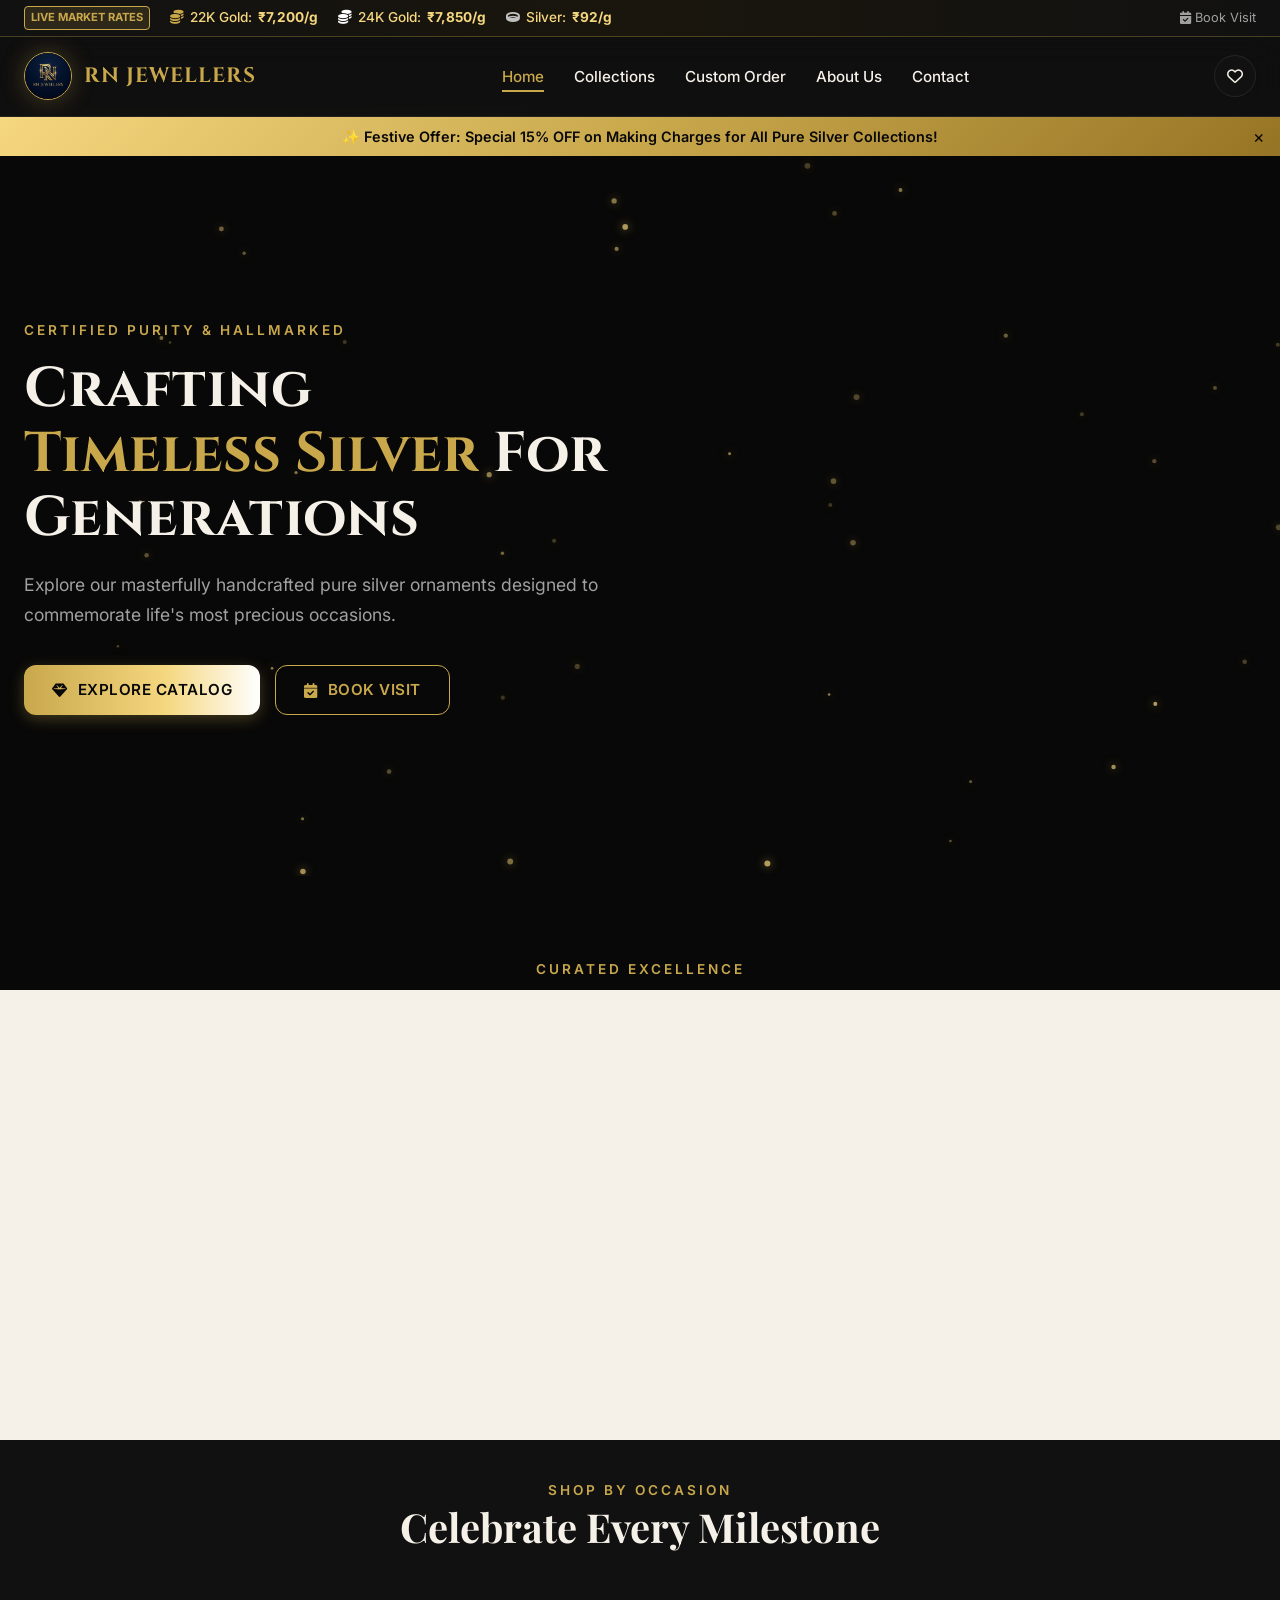
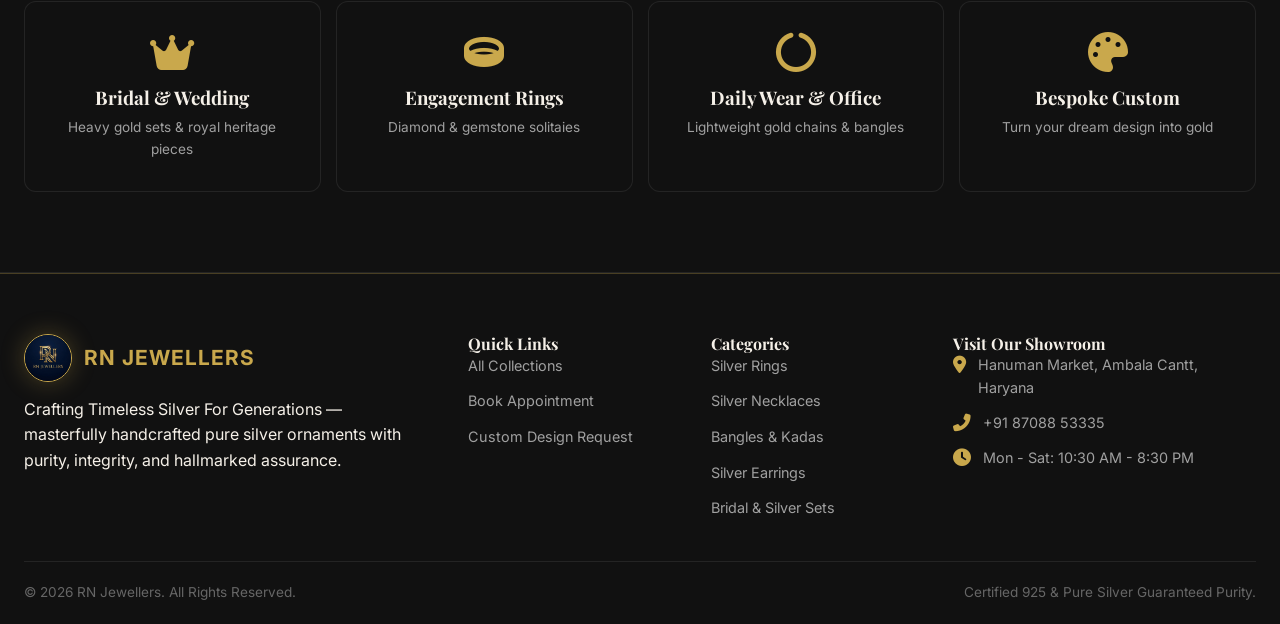
<file: index.html>
<!DOCTYPE html>
<html lang="en">

<head>
  <meta charset="UTF-8">
  <meta name="viewport" content="width=device-width, initial-scale=1.0, viewport-fit=cover">
  <title>RN Jewellers — Pure Silver Ornaments | Hanuman Market, Ambala Cantt</title>
  <meta name="description"
    content="Masterfully handcrafted pure silver ornaments designed to commemorate life's most precious occasions. Crafting Timeless Silver For Generations. Visit us at Hanuman Market, Ambala Cantt, Haryana.">
  <link rel="manifest" href="manifest.json">
  <link rel="icon" href="assets/logo.png" type="image/png">

  <!-- ⚡ SPEED: Pre-warm DNS & TCP connections for all external resources -->
  <link rel="preconnect" href="https://cdnjs.cloudflare.com" crossorigin>
  <link rel="preconnect" href="https://script.google.com" crossorigin>
  <link rel="preconnect" href="https://lh3.googleusercontent.com" crossorigin>
  <link rel="preconnect" href="https://drive.google.com" crossorigin>
  <link rel="preconnect" href="https://cdn.onesignal.com" crossorigin>
  <link rel="dns-prefetch" href="https://cdnjs.cloudflare.com">
  <link rel="dns-prefetch" href="https://script.google.com">
  <link rel="dns-prefetch" href="https://lh3.googleusercontent.com">

  <!-- Critical CSS (loads synchronously for instant first paint) -->
  <link rel="stylesheet" href="https://cdnjs.cloudflare.com/ajax/libs/font-awesome/6.4.0/css/all.min.css">
  <link rel="stylesheet" href="css/style.css">
  <link rel="stylesheet" href="css/animations.css">

  <!-- OneSignal Web Push SDK (deferred — does not block page render) -->
  <script src="https://cdn.onesignal.com/sdks/web/v16/OneSignalSDK.page.js" defer></script>

  <!-- ⚡ ZERO-FLASH THEME PRELOADER: Guarantees ONLY Google Sheet theme is ever shown -->
  <script>
    (function () {
      try {
        var s = localStorage.getItem('rnj_site_settings');
        if (s) {
          var p = JSON.parse(s);
          var r = document.documentElement;
          if (p.theme_bg) { r.style.setProperty('--bg-dark', p.theme_bg); document.documentElement.style.backgroundColor = p.theme_bg; }
          if (p.theme_surface_bg) { r.style.setProperty('--surface-1', p.theme_surface_bg); r.style.setProperty('--surface-2', p.theme_surface_bg); }
          if (p.theme_accent) { r.style.setProperty('--gold-primary', p.theme_accent); r.style.setProperty('--gold-light', p.theme_accent); }
          if (p.theme_text) r.style.setProperty('--text-main', p.theme_text);
          if (p.theme_muted_text) r.style.setProperty('--text-muted', p.theme_muted_text);
          if (p.theme_navbar_bg) r.style.setProperty('--surface-glass', p.theme_navbar_bg);
          if (p.theme_hero_sub) r.style.setProperty('--hero-sub-color', p.theme_hero_sub);
          if (p.theme_hero_title) r.style.setProperty('--hero-title-color', p.theme_hero_title);
          if (p.theme_hero_hl) r.style.setProperty('--hero-hl-color', p.theme_hero_hl);
          if (p.theme_hero_desc) r.style.setProperty('--hero-desc-color', p.theme_hero_desc);
        } else {
          // Brand-new first-time visitor: Shield page until Google Sheet theme arrives
          document.documentElement.classList.add('rnj-theme-pending');
          setTimeout(function () { document.documentElement.classList.remove('rnj-theme-pending'); }, 1200);
        }

        // ⚡ ZERO-FLASH INTRO SKIP: If user already entered in this session, skip intro doors instantly on internal navigation
        var isReload = false;
        try {
          var navEntries = performance.getEntriesByType('navigation');
          if (navEntries && navEntries.length > 0) isReload = navEntries[0].type === 'reload';
          else if (window.performance && window.performance.navigation) isReload = window.performance.navigation.type === 1;
        } catch (e) { }

        if (sessionStorage.getItem('rnj_intro_shown') && !isReload) {
          document.documentElement.classList.add('rnj-intro-skip');
        }
      } catch (e) { }
    })();
  </script>
</head>

<body>

  <!-- ══════════════════════════════════════════════
       INTRO OVERLAY (two ivory doors + logo)
       ══════════════════════════════════════════════ -->
  <div id="intro-overlay">
    <div class="door door-top">
      <div id="intro-logo">
        <img src="assets/logo.png" alt="RN Jewellers">
      </div>
    </div>
    <div class="door door-bottom"></div>
    <div class="door-seam"></div>
  </div>

  <!-- SYNC LOADING BAR: Gold shimmer shows while fetching latest data from Google Sheets -->
  <div class="sync-loading-bar" id="sync-loading-bar"></div>

  <!-- LIVE RATE TICKER BAR -->
  <div class="rate-ticker-bar">
    <div class="container ticker-wrapper">
      <div class="ticker-items">
        <span class="ticker-badge">Live Market Rates</span>
        <span class="ticker-item"><i class="fas fa-coins" style="color:var(--gold-primary);"></i> 22K Gold: <strong
            id="ticker-gold-22k">₹7,200/g</strong></span>
        <span class="ticker-item"><i class="fas fa-coins" style="color:#ffffff;"></i> 24K Gold: <strong
            id="ticker-gold-24k">₹7,850/g</strong></span>
        <span class="ticker-item"><i class="fas fa-ring" style="color:#c0c0c0;"></i> Silver: <strong
            id="ticker-silver">₹92/g</strong></span>
      </div>
      <div class="ticker-actions">
        <a href="appointments.html" class="ticker-link"><i class="fas fa-calendar-check"></i> Book Visit</a>
      </div>
    </div>
  </div>

  <!-- NAVBAR -->
  <header class="navbar">
    <div class="container nav-container">
      <a href="index.html" class="nav-brand">
        <img src="assets/logo.png" alt="RN Jewellers Logo" class="logo-img">
        <div class="brand-text">
          <span class="brand-title gold-gradient-text">RN JEWELLERS</span>
        </div>
      </a>

      <ul class="nav-menu">
        <li><a href="index.html" class="nav-link active">Home</a></li>
        <li><a href="collections.html" class="nav-link">Collections</a></li>
        <li><a href="custom-order.html" class="nav-link">Custom Order</a></li>
        <li><a href="about.html" class="nav-link">About Us</a></li>
        <li><a href="contact.html" class="nav-link">Contact</a></li>
      </ul>

      <div class="nav-actions">
        <button id="pwa-install-btn" class="btn btn-secondary btn-sm"
          style="display:none; font-size:0.8rem; padding:6px 12px;">
          <i class="fas fa-download"></i> Install App
        </button>
        <a href="wishlist.html" class="btn-icon" title="View Saved Wishlist">
          <i class="far fa-heart"></i>
          <span class="badge-count" id="wishlist-count-badge">0</span>
        </a>
        <button class="mobile-toggle" aria-label="Toggle menu">
          <i class="fas fa-bars"></i>
        </button>
      </div>
    </div>
  </header>

  <!-- PROMO BANNER -->
  <div class="promo-banner" id="promo-banner">
    <span>✨ <strong>Festive Gold Offer:</strong> Special 15% OFF on Making Charges for All Bridal Sets!</span>
    <button class="promo-close" id="promo-close-btn">&times;</button>
  </div>

  <!-- HERO SECTION -->
  <section class="hero-section"
    style="position:relative; min-height:80vh; display:flex; align-items:center; background-color:var(--bg-dark); overflow:hidden;">
    <canvas id="particles-canvas"></canvas>
    <div class="container" style="position:relative; z-index:2; padding:60px 1.5rem;">
      <div style="max-width:650px;" class="fade-in-up">
        <span class="section-subtitle hero-subtitle">CERTIFIED PURITY &amp; HALLMARKED</span>
        <h1 class="hero-title"
          style="font-size:clamp(1.8rem, 6vw, 3.5rem); font-family:var(--font-brand); margin:15px 0 20px 0; line-height:1.15;">
          Crafting <span class="gold-gradient-text hero-highlight">Timeless Silver</span> For Generations
        </h1>
        <p class="hero-desc" style="font-size:clamp(0.9rem, 2.5vw, 1.1rem); margin-bottom:35px; line-height:1.7;">
          Explore our masterfully handcrafted pure silver ornaments designed to commemorate life's most precious
          occasions.
        </p>
        <div style="display:flex; gap:15px; flex-wrap:wrap;">
          <a href="collections.html" class="btn btn-primary shimmer-btn"><i class="fas fa-gem"></i> Explore Catalog</a>
          <a href="appointments.html" class="btn btn-secondary"><i class="fas fa-calendar-check"></i> Book Visit</a>
        </div>
      </div>
    </div>
  </section>

  <!-- FEATURED COLLECTIONS -->
  <section class="section">
    <div class="container">
      <div class="section-header">
        <span class="section-subtitle">CURATED EXCELLENCE</span>
        <h2 class="section-title">Featured Jewellery Collections</h2>
        <p class="section-desc">Hand-picked iconic masterpieces crafted by our master goldsmiths.</p>
      </div>

      <div class="product-grid" id="featured-products-grid">
        <!-- Rendered via JS -->
      </div>

      <div style="text-align:center; margin-top:40px;">
        <a href="collections.html" class="btn btn-secondary">View Entire Collection <i
            class="fas fa-arrow-right"></i></a>
      </div>
    </div>
  </section>

  <!-- OCCASION CATEGORIES GRID -->
  <section class="section"
    style="background:var(--surface-1); border-top:1px solid var(--border-dark); border-bottom:1px solid var(--border-dark);">
    <div class="container">
      <div class="section-header">
        <span class="section-subtitle">SHOP BY OCCASION</span>
        <h2 class="section-title">Celebrate Every Milestone</h2>
      </div>

      <div style="display:grid; grid-template-columns:repeat(auto-fit, minmax(150px, 1fr)); gap:15px;">
        <a href="collections.html?category=sets" class="product-card" style="padding:30px; text-align:center;">
          <i class="fas fa-crown" style="font-size:2.5rem; color:var(--gold-primary); margin-bottom:15px;"></i>
          <h3 style="margin-bottom:8px;">Bridal & Wedding</h3>
          <p style="color:var(--text-muted); font-size:0.85rem;">Heavy gold sets & royal heritage pieces</p>
        </a>
        <a href="collections.html?category=rings" class="product-card" style="padding:30px; text-align:center;">
          <i class="fas fa-ring" style="font-size:2.5rem; color:var(--gold-primary); margin-bottom:15px;"></i>
          <h3 style="margin-bottom:8px;">Engagement Rings</h3>
          <p style="color:var(--text-muted); font-size:0.85rem;">Diamond & gemstone solitaies</p>
        </a>
        <a href="collections.html?category=bangles" class="product-card" style="padding:30px; text-align:center;">
          <i class="fas fa-circle-notch" style="font-size:2.5rem; color:var(--gold-primary); margin-bottom:15px;"></i>
          <h3 style="margin-bottom:8px;">Daily Wear & Office</h3>
          <p style="color:var(--text-muted); font-size:0.85rem;">Lightweight gold chains & bangles</p>
        </a>
        <a href="custom-order.html" class="product-card" style="padding:30px; text-align:center;">
          <i class="fas fa-palette" style="font-size:2.5rem; color:var(--gold-primary); margin-bottom:15px;"></i>
          <h3 style="margin-bottom:8px;">Bespoke Custom</h3>
          <p style="color:var(--text-muted); font-size:0.85rem;">Turn your dream design into gold</p>
        </a>
      </div>
    </div>
  </section>

  <!-- FOOTER -->
  <footer class="footer">
    <div class="container">
      <div class="footer-grid">
        <div>
          <div class="nav-brand" style="margin-bottom:15px;">
            <img src="assets/logo.png" alt="Logo" class="logo-img">
            <span class="brand-title gold-gradient-text">RN JEWELLERS</span>
          </div>
          <p>Crafting Timeless Silver For Generations — masterfully handcrafted pure silver ornaments with purity,
            integrity, and hallmarked assurance.</p>
        </div>
        <div>
          <h4>Quick Links</h4>
          <ul class="footer-links">
            <li><a href="collections.html">All Collections</a></li>
            <li><a href="appointments.html">Book Appointment</a></li>
            <li><a href="custom-order.html">Custom Design Request</a></li>
          </ul>
        </div>
        <div>
          <h4>Categories</h4>
          <ul class="footer-links">
            <li><a href="collections.html?category=rings">Silver Rings</a></li>
            <li><a href="collections.html?category=necklaces">Silver Necklaces</a></li>
            <li><a href="collections.html?category=bangles">Bangles & Kadas</a></li>
            <li><a href="collections.html?category=earrings">Silver Earrings</a></li>
            <li><a href="collections.html?category=sets">Bridal & Silver Sets</a></li>
          </ul>
        </div>
        <div>
          <h4>Visit Our Showroom</h4>
          <div class="footer-contact-item">
            <i class="fas fa-map-marker-alt"></i>
            <span>Hanuman Market, Ambala Cantt, Haryana</span>
          </div>
          <div class="footer-contact-item">
            <i class="fas fa-phone-alt"></i>
            <span>+91 87088 53335</span>
          </div>
          <div class="footer-contact-item">
            <i class="fas fa-clock"></i>
            <span>Mon - Sat: 10:30 AM - 8:30 PM</span>
          </div>
        </div>
      </div>
      <div class="footer-bottom">
        <div>&copy; 2026 RN Jewellers. All Rights Reserved.</div>
        <div>Certified 925 &amp; Pure Silver Guaranteed Purity.</div>
      </div>
    </div>
  </footer>

  <!-- SCRIPTS -->
  <script src="js/config.js?v=3.8.0"></script>
  <script src="js/api.js?v=3.8.0"></script>
  <script src="js/main.js?v=3.8.0"></script>
  <script src="js/pwa.js?v=3.8.0"></script>
  <script>
    document.addEventListener('DOMContentLoaded', () => {
      const grid = document.getElementById('featured-products-grid');
      if (grid) {
        const products = typeof getFeaturedProducts === 'function' ? getFeaturedProducts() : [];
        if (products.length > 0) {
          grid.innerHTML = products.map(renderProductCard).join('');
        } else {
          grid.innerHTML = typeof renderSkeletonCards === 'function' ? renderSkeletonCards(4) : '';
        }
      }
    });
  </script>
</body>

</html>
</file>
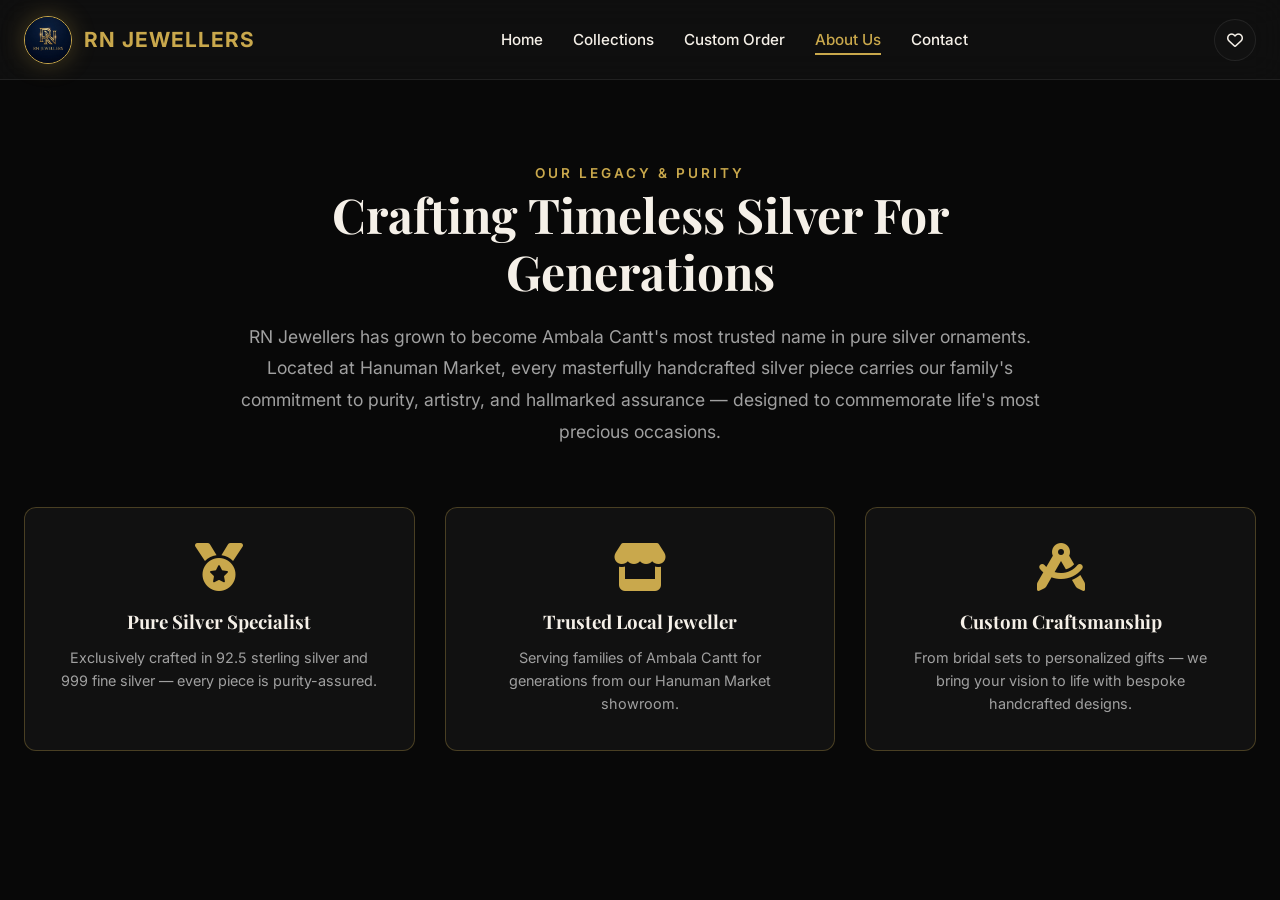
<file: about.html>
<!DOCTYPE html>
<html lang="en">
<head>
  <meta charset="UTF-8">
  <meta name="viewport" content="width=device-width, initial-scale=1.0, viewport-fit=cover">
  <title>About Us — RN Jewellers | Hanuman Market, Ambala Cantt</title>
  <link rel="stylesheet" href="https://cdnjs.cloudflare.com/ajax/libs/font-awesome/6.4.0/css/all.min.css">
  <link rel="stylesheet" href="css/style.css">
  <link rel="stylesheet" href="css/animations.css">
  <!-- OneSignal Web Push SDK -->
  <script src="https://cdn.onesignal.com/sdks/web/v16/OneSignalSDK.page.js" defer></script>
  <!-- ⚡ ZERO-FLASH THEME PRELOADER: Guarantees ONLY Google Sheet theme is ever shown -->
  <script>
    (function() {
      try {
        var s = localStorage.getItem('rnj_site_settings');
        if (s) {
          var p = JSON.parse(s);
          var r = document.documentElement;
          if (p.theme_bg) { r.style.setProperty('--bg-dark', p.theme_bg); document.documentElement.style.backgroundColor = p.theme_bg; }
          if (p.theme_surface_bg) { r.style.setProperty('--surface-1', p.theme_surface_bg); r.style.setProperty('--surface-2', p.theme_surface_bg); }
          if (p.theme_accent) { r.style.setProperty('--gold-primary', p.theme_accent); r.style.setProperty('--gold-light', p.theme_accent); }
          if (p.theme_text) r.style.setProperty('--text-main', p.theme_text);
          if (p.theme_muted_text) r.style.setProperty('--text-muted', p.theme_muted_text);
          if (p.theme_navbar_bg) r.style.setProperty('--surface-glass', p.theme_navbar_bg);
          if (p.theme_hero_sub) r.style.setProperty('--hero-sub-color', p.theme_hero_sub);
          if (p.theme_hero_title) r.style.setProperty('--hero-title-color', p.theme_hero_title);
          if (p.theme_hero_hl) r.style.setProperty('--hero-hl-color', p.theme_hero_hl);
          if (p.theme_hero_desc) r.style.setProperty('--hero-desc-color', p.theme_hero_desc);
        } else {
          // Brand-new first-time visitor: Shield page until Google Sheet theme arrives
          document.documentElement.classList.add('rnj-theme-pending');
          setTimeout(function() { document.documentElement.classList.remove('rnj-theme-pending'); }, 1200);
        }
      } catch(e) {}
    })();
  </script>
</head>
<body>

  <!-- NAVBAR -->
  <header class="navbar">
    <div class="container nav-container">
      <a href="index.html" class="nav-brand">
        <img src="assets/logo.png" alt="RN Jewellers Logo" class="logo-img">
        <span class="brand-title gold-gradient-text">RN JEWELLERS</span>
      </a>

      <ul class="nav-menu">
        <li><a href="index.html" class="nav-link">Home</a></li>
        <li><a href="collections.html" class="nav-link">Collections</a></li>
        <li><a href="custom-order.html" class="nav-link">Custom Order</a></li>
        <li><a href="about.html" class="nav-link active">About Us</a></li>
        <li><a href="contact.html" class="nav-link">Contact</a></li>
      </ul>

      <div class="nav-actions">
        <a href="wishlist.html" class="btn-icon" title="View Saved Wishlist">
          <i class="far fa-heart"></i>
          <span class="badge-count" id="wishlist-count-badge">0</span>
        </a>
        <button class="mobile-toggle" aria-label="Toggle menu">
          <i class="fas fa-bars"></i>
        </button>
      </div>
    </div>
  </header>

  <section class="section">
    <div class="container">
      <div style="text-align:center; max-width:800px; margin:0 auto 60px auto;">
        <span class="section-subtitle">OUR LEGACY & PURITY</span>
        <h1 style="font-size:3rem; font-family:var(--font-heading); margin-bottom:20px;">Crafting Timeless Silver For Generations</h1>
        <p style="font-size:1.1rem; color:var(--text-muted); line-height:1.8;">
          RN Jewellers has grown to become Ambala Cantt's most trusted name in pure silver ornaments. Located at Hanuman Market, every masterfully handcrafted silver piece carries our family's commitment to purity, artistry, and hallmarked assurance — designed to commemorate life's most precious occasions.
        </p>
      </div>

      <div style="display:grid; grid-template-columns:repeat(auto-fit, minmax(280px, 1fr)); gap:30px; margin-bottom:60px;">
        <div style="background:var(--surface-1); border:1px solid var(--border-gold); padding:35px; border-radius:var(--radius-md); text-align:center;">
          <i class="fas fa-medal" style="font-size:3rem; color:var(--gold-primary); margin-bottom:20px;"></i>
          <h3 style="margin-bottom:12px;">Pure Silver Specialist</h3>
          <p style="color:var(--text-muted); font-size:0.9rem;">Exclusively crafted in 92.5 sterling silver and 999 fine silver — every piece is purity-assured.</p>
        </div>
        <div style="background:var(--surface-1); border:1px solid var(--border-gold); padding:35px; border-radius:var(--radius-md); text-align:center;">
          <i class="fas fa-store" style="font-size:3rem; color:var(--gold-primary); margin-bottom:20px;"></i>
          <h3 style="margin-bottom:12px;">Trusted Local Jeweller</h3>
          <p style="color:var(--text-muted); font-size:0.9rem;">Serving families of Ambala Cantt for generations from our Hanuman Market showroom.</p>
        </div>
        <div style="background:var(--surface-1); border:1px solid var(--border-gold); padding:35px; border-radius:var(--radius-md); text-align:center;">
          <i class="fas fa-drafting-compass" style="font-size:3rem; color:var(--gold-primary); margin-bottom:20px;"></i>
          <h3 style="margin-bottom:12px;">Custom Craftsmanship</h3>
          <p style="color:var(--text-muted); font-size:0.9rem;">From bridal sets to personalized gifts — we bring your vision to life with bespoke handcrafted designs.</p>
        </div>
      </div>
    </div>
  </section>

  <!-- SCRIPTS -->
  <script src="js/config.js?v=3.8.0"></script>
  <script src="js/api.js?v=3.8.0"></script>
  <script src="js/main.js?v=3.8.0"></script>
  <script src="js/pwa.js?v=3.8.0"></script>
</body>
</html>
</file>
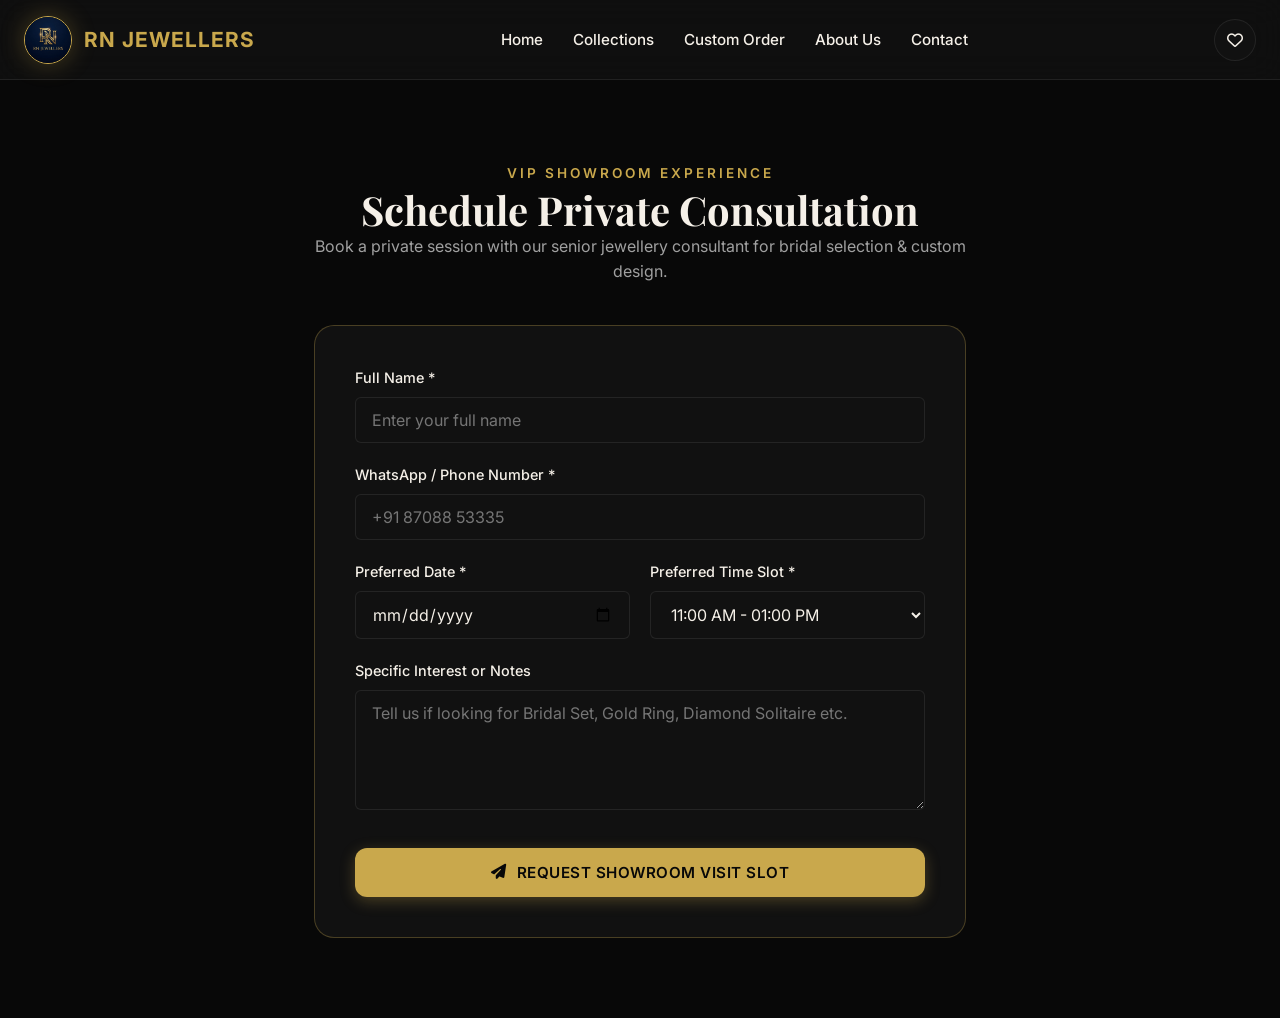
<file: appointments.html>
<!DOCTYPE html>
<html lang="en">
<head>
  <meta charset="UTF-8">
  <meta name="viewport" content="width=device-width, initial-scale=1.0, viewport-fit=cover">
  <title>Book Showroom Appointment — RN Jewellers</title>
  <link rel="stylesheet" href="https://cdnjs.cloudflare.com/ajax/libs/font-awesome/6.4.0/css/all.min.css">
  <link rel="stylesheet" href="css/style.css">
  <link rel="stylesheet" href="css/animations.css">
  <!-- OneSignal Web Push SDK -->
  <script src="https://cdn.onesignal.com/sdks/web/v16/OneSignalSDK.page.js" defer></script>
  <!-- ⚡ ZERO-FLASH THEME PRELOADER: Guarantees ONLY Google Sheet theme is ever shown -->
  <script>
    (function() {
      try {
        var s = localStorage.getItem('rnj_site_settings');
        if (s) {
          var p = JSON.parse(s);
          var r = document.documentElement;
          if (p.theme_bg) { r.style.setProperty('--bg-dark', p.theme_bg); document.documentElement.style.backgroundColor = p.theme_bg; }
          if (p.theme_surface_bg) { r.style.setProperty('--surface-1', p.theme_surface_bg); r.style.setProperty('--surface-2', p.theme_surface_bg); }
          if (p.theme_accent) { r.style.setProperty('--gold-primary', p.theme_accent); r.style.setProperty('--gold-light', p.theme_accent); }
          if (p.theme_text) r.style.setProperty('--text-main', p.theme_text);
          if (p.theme_muted_text) r.style.setProperty('--text-muted', p.theme_muted_text);
          if (p.theme_navbar_bg) r.style.setProperty('--surface-glass', p.theme_navbar_bg);
          if (p.theme_hero_sub) r.style.setProperty('--hero-sub-color', p.theme_hero_sub);
          if (p.theme_hero_title) r.style.setProperty('--hero-title-color', p.theme_hero_title);
          if (p.theme_hero_hl) r.style.setProperty('--hero-hl-color', p.theme_hero_hl);
          if (p.theme_hero_desc) r.style.setProperty('--hero-desc-color', p.theme_hero_desc);
        } else {
          // Brand-new first-time visitor: Shield page until Google Sheet theme arrives
          document.documentElement.classList.add('rnj-theme-pending');
          setTimeout(function() { document.documentElement.classList.remove('rnj-theme-pending'); }, 1200);
        }
      } catch(e) {}
    })();
  </script>
</head>
<body>

  <!-- NAVBAR -->
  <header class="navbar">
    <div class="container nav-container">
      <a href="index.html" class="nav-brand">
        <img src="assets/logo.png" alt="RN Jewellers Logo" class="logo-img">
        <span class="brand-title gold-gradient-text">RN JEWELLERS</span>
      </a>

      <ul class="nav-menu">
        <li><a href="index.html" class="nav-link">Home</a></li>
        <li><a href="collections.html" class="nav-link">Collections</a></li>
        <li><a href="custom-order.html" class="nav-link">Custom Order</a></li>
        <li><a href="about.html" class="nav-link">About Us</a></li>
        <li><a href="contact.html" class="nav-link">Contact</a></li>
      </ul>

      <div class="nav-actions">
        <a href="wishlist.html" class="btn-icon" title="View Saved Wishlist">
          <i class="far fa-heart"></i>
          <span class="badge-count" id="wishlist-count-badge">0</span>
        </a>
        <button class="mobile-toggle" aria-label="Toggle menu">
          <i class="fas fa-bars"></i>
        </button>
      </div>
    </div>
  </header>

  <section class="section">
    <div class="container" style="max-width:700px;">
      <div style="text-align:center; margin-bottom:40px;">
        <span class="section-subtitle">VIP SHOWROOM EXPERIENCE</span>
        <h1 style="font-size:2.5rem; font-family:var(--font-heading);">Schedule Private Consultation</h1>
        <p style="color:var(--text-muted);">Book a private session with our senior jewellery consultant for bridal selection & custom design.</p>
      </div>

      <div style="background:var(--surface-1); border:1px solid var(--border-gold); border-radius:var(--radius-lg); padding:40px;">
        <form id="appointment-form">
          <div class="form-group">
            <label class="form-label">Full Name *</label>
            <input type="text" id="apt-name" class="form-control" required placeholder="Enter your full name">
          </div>

          <div class="form-group">
            <label class="form-label">WhatsApp / Phone Number *</label>
            <input type="tel" id="apt-phone" class="form-control" required placeholder="+91 87088 53335">
          </div>

          <div style="display:grid; grid-template-columns:repeat(auto-fit, minmax(220px, 1fr)); gap:20px;">
            <div class="form-group">
              <label class="form-label">Preferred Date *</label>
              <input type="date" id="apt-date" class="form-control" required>
            </div>
            <div class="form-group">
              <label class="form-label">Preferred Time Slot *</label>
              <select id="apt-time" class="form-control" required>
                <option value="11:00 AM">11:00 AM - 01:00 PM</option>
                <option value="02:00 PM">02:00 PM - 04:00 PM</option>
                <option value="05:00 PM">05:00 PM - 08:00 PM</option>
              </select>
            </div>
          </div>

          <div class="form-group">
            <label class="form-label">Specific Interest or Notes</label>
            <textarea id="apt-notes" class="form-control" placeholder="Tell us if looking for Bridal Set, Gold Ring, Diamond Solitaire etc."></textarea>
          </div>

          <button type="submit" class="btn btn-primary btn-block" style="padding:15px; margin-top:10px;">
            <i class="fas fa-paper-plane"></i> Request Showroom Visit Slot
          </button>
        </form>
      </div>
    </div>
  </section>

  <!-- SUCCESS MODAL -->
  <div id="booking-success-modal" style="display:none; position:fixed; top:0; left:0; width:100%; height:100%; background:rgba(0,0,0,0.85); z-index:1000; align-items:center; justify-content:center;">
    <div style="background:var(--surface-1); border:1px solid var(--border-gold); padding:35px; border-radius:var(--radius-lg); max-width:480px; width:90%; text-align:center; box-shadow:var(--gold-glow);">
      <i class="fas fa-clock" style="font-size:3rem; color:var(--gold-primary); margin-bottom:15px;"></i>
      <h2 style="font-family:var(--font-brand); color:var(--gold-light); margin-bottom:10px;">Visit Request Received!</h2>
      <p style="color:var(--text-muted); font-size:0.95rem; margin-bottom:20px; line-height:1.6;">
        Thank you! Your showroom visit request has been submitted. Our team will check the slot availability and <strong>notify you shortly via WhatsApp</strong> with your booking status.
      </p>
      <button onclick="document.getElementById('booking-success-modal').style.display='none'" class="btn btn-primary">Understood</button>
    </div>
  </div>

  <!-- SCRIPTS -->
  <script src="js/config.js?v=3.8.0"></script>
  <script src="js/api.js?v=3.8.0"></script>
  <script src="js/main.js?v=3.8.0"></script>
  <script src="js/appointments.js?v=3.8.0"></script>
  <script src="js/pwa.js?v=3.8.0"></script>
</body>
</html>
</file>
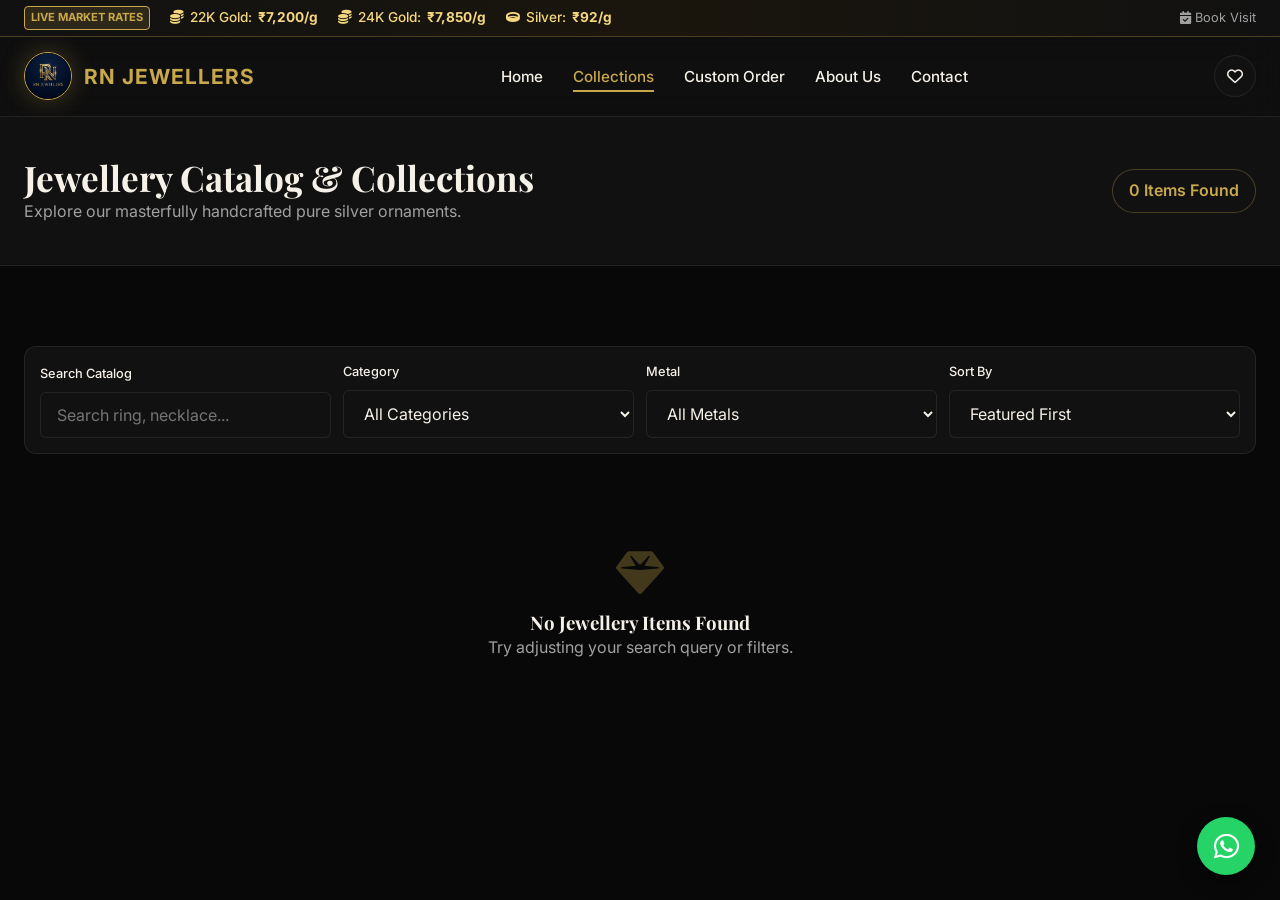
<file: collections.html>
<!DOCTYPE html>
<html lang="en">
<head>
  <meta charset="UTF-8">
  <meta name="viewport" content="width=device-width, initial-scale=1.0, viewport-fit=cover">
  <title>Jewellery Collections — RN Jewellers</title>
  <link rel="stylesheet" href="https://cdnjs.cloudflare.com/ajax/libs/font-awesome/6.4.0/css/all.min.css">
  <link rel="stylesheet" href="css/style.css">
  <link rel="stylesheet" href="css/animations.css">
  <!-- OneSignal Web Push SDK -->
  <script src="https://cdn.onesignal.com/sdks/web/v16/OneSignalSDK.page.js" defer></script>
  <!-- ⚡ ZERO-FLASH THEME PRELOADER: Guarantees ONLY Google Sheet theme is ever shown -->
  <script>
    (function() {
      try {
        var s = localStorage.getItem('rnj_site_settings');
        if (s) {
          var p = JSON.parse(s);
          var r = document.documentElement;
          if (p.theme_bg) { r.style.setProperty('--bg-dark', p.theme_bg); document.documentElement.style.backgroundColor = p.theme_bg; }
          if (p.theme_surface_bg) { r.style.setProperty('--surface-1', p.theme_surface_bg); r.style.setProperty('--surface-2', p.theme_surface_bg); }
          if (p.theme_accent) { r.style.setProperty('--gold-primary', p.theme_accent); r.style.setProperty('--gold-light', p.theme_accent); }
          if (p.theme_text) r.style.setProperty('--text-main', p.theme_text);
          if (p.theme_muted_text) r.style.setProperty('--text-muted', p.theme_muted_text);
          if (p.theme_navbar_bg) r.style.setProperty('--surface-glass', p.theme_navbar_bg);
          if (p.theme_hero_sub) r.style.setProperty('--hero-sub-color', p.theme_hero_sub);
          if (p.theme_hero_title) r.style.setProperty('--hero-title-color', p.theme_hero_title);
          if (p.theme_hero_hl) r.style.setProperty('--hero-hl-color', p.theme_hero_hl);
          if (p.theme_hero_desc) r.style.setProperty('--hero-desc-color', p.theme_hero_desc);
        } else {
          // Brand-new first-time visitor: Shield page until Google Sheet theme arrives
          document.documentElement.classList.add('rnj-theme-pending');
          setTimeout(function() { document.documentElement.classList.remove('rnj-theme-pending'); }, 1200);
        }
      } catch(e) {}
    })();
  </script>
</head>
<body>

  <!-- RATE TICKER -->
  <div class="rate-ticker-bar">
    <div class="container ticker-wrapper">
      <div class="ticker-items">
        <span class="ticker-badge">Live Market Rates</span>
        <span class="ticker-item"><i class="fas fa-coins"></i> 22K Gold: <strong id="ticker-gold-22k">₹7,200/g</strong></span>
        <span class="ticker-item"><i class="fas fa-coins"></i> 24K Gold: <strong id="ticker-gold-24k">₹7,850/g</strong></span>
        <span class="ticker-item"><i class="fas fa-ring"></i> Silver: <strong id="ticker-silver">₹92/g</strong></span>
      </div>
      <div class="ticker-actions">
        <a href="appointments.html" class="ticker-link"><i class="fas fa-calendar-check"></i> Book Visit</a>
      </div>
    </div>
  </div>

  <!-- NAVBAR -->
  <header class="navbar">
    <div class="container nav-container">
      <a href="index.html" class="nav-brand">
        <img src="assets/logo.png" alt="RN Jewellers Logo" class="logo-img">
        <span class="brand-title gold-gradient-text">RN JEWELLERS</span>
      </a>

      <ul class="nav-menu">
        <li><a href="index.html" class="nav-link">Home</a></li>
        <li><a href="collections.html" class="nav-link active">Collections</a></li>
        <li><a href="custom-order.html" class="nav-link">Custom Order</a></li>
        <li><a href="about.html" class="nav-link">About Us</a></li>
        <li><a href="contact.html" class="nav-link">Contact</a></li>
      </ul>

      <div class="nav-actions">
        <a href="wishlist.html" class="btn-icon" title="View Saved Wishlist">
          <i class="far fa-heart"></i>
          <span class="badge-count" id="wishlist-count-badge">0</span>
        </a>
        <button class="mobile-toggle" aria-label="Toggle menu">
          <i class="fas fa-bars"></i>
        </button>
      </div>
    </div>
  </header>

  <!-- PAGE HEADER -->
  <section style="background:var(--surface-1); border-bottom:1px solid var(--border-dark); padding:40px 0;">
    <div class="container" style="display:flex; justify-content:space-between; align-items:center; flex-wrap:wrap; gap:20px;">
      <div>
        <h1 style="font-size:clamp(1.5rem, 5vw, 2.2rem);">Jewellery Catalog &amp; Collections</h1>
        <p style="color:var(--text-muted);">Explore our masterfully handcrafted pure silver ornaments.</p>
      </div>
      <div id="product-count" style="background:var(--surface-2); border:1px solid var(--border-gold); padding:8px 16px; border-radius:var(--radius-full); font-weight:600; color:var(--gold-light);">
        Loading items...
      </div>
    </div>
  </section>

  <!-- CATALOG MAIN CONTENT -->
  <section class="section">
    <div class="container">
      <!-- FILTERS BAR -->
      <div style="background:var(--surface-1); border:1px solid var(--border-dark); padding:15px; border-radius:var(--radius-md); margin-bottom:35px; display:grid; grid-template-columns: repeat(auto-fit, minmax(140px, 1fr)); gap:12px; align-items:end;">
        <div>
          <label class="form-label" style="font-size:0.8rem;">Search Catalog</label>
          <input type="text" id="catalog-search" class="form-control" placeholder="Search ring, necklace...">
        </div>
        <div>
          <label class="form-label" style="font-size:0.8rem;">Category</label>
          <select id="filter-category" class="form-control">
            <option value="all">All Categories</option>
            <option value="rings">Rings</option>
            <option value="men_ring">Men Ring</option>
            <option value="girls_ring">Girls Ring</option>
            <option value="necklaces">Necklace</option>
            <option value="earrings">Earrings</option>
            <option value="bangles">Bangles & Kadas</option>
            <option value="men_kada">Men Kada</option>
            <option value="kids_kada">Kids Kada</option>
            <option value="payal">Payal</option>
            <option value="boys_bracelet">Boys Bracelet</option>
            <option value="girls_bracelet">Girls Bracelet</option>
            <option value="chains">Chains & Pendants</option>
            <option value="men_chain">Men Chain</option>
            <option value="girls_chain">Girls Chain</option>
            <option value="kids_chain">Kids Chain</option>
            <option value="sets">Bridal Sets</option>
            <option value="silver_coins">925 Silver Coins</option>
            <option value="silver_items">Silver Items</option>
          </select>
        </div>
        <div>
          <label class="form-label" style="font-size:0.8rem;">Metal</label>
          <select id="filter-metal" class="form-control">
            <option value="all">All Metals</option>
            <option value="gold">Gold</option>
            <option value="silver">Silver</option>
          </select>
        </div>
        <div>
          <label class="form-label" style="font-size:0.8rem;">Sort By</label>
          <select id="filter-sort" class="form-control">
            <option value="featured">Featured First</option>
            <option value="price-low">Price: Low to High</option>
            <option value="price-high">Price: High to Low</option>
            <option value="newest">New Arrivals</option>
          </select>
        </div>
      </div>

      <!-- PRODUCTS GRID -->
      <div class="product-grid" id="collections-grid">
        <!-- Rendered via JS -->
      </div>
    </div>
  </section>

  <!-- FLOATING WHATSAPP BUTTON -->
  <a href="https://wa.me/918708853335" target="_blank" class="floating-whatsapp" aria-label="Contact on WhatsApp">
    <i class="fab fa-whatsapp"></i>
  </a>

  <!-- SCRIPTS -->
  <script src="js/config.js?v=3.8.0"></script>
  <script src="js/api.js?v=3.8.0"></script>
  <script src="js/main.js?v=3.8.0"></script>
  <script src="js/products.js?v=3.8.0"></script>
  <script src="js/pwa.js?v=3.8.0"></script>
</body>
</html>
</file>
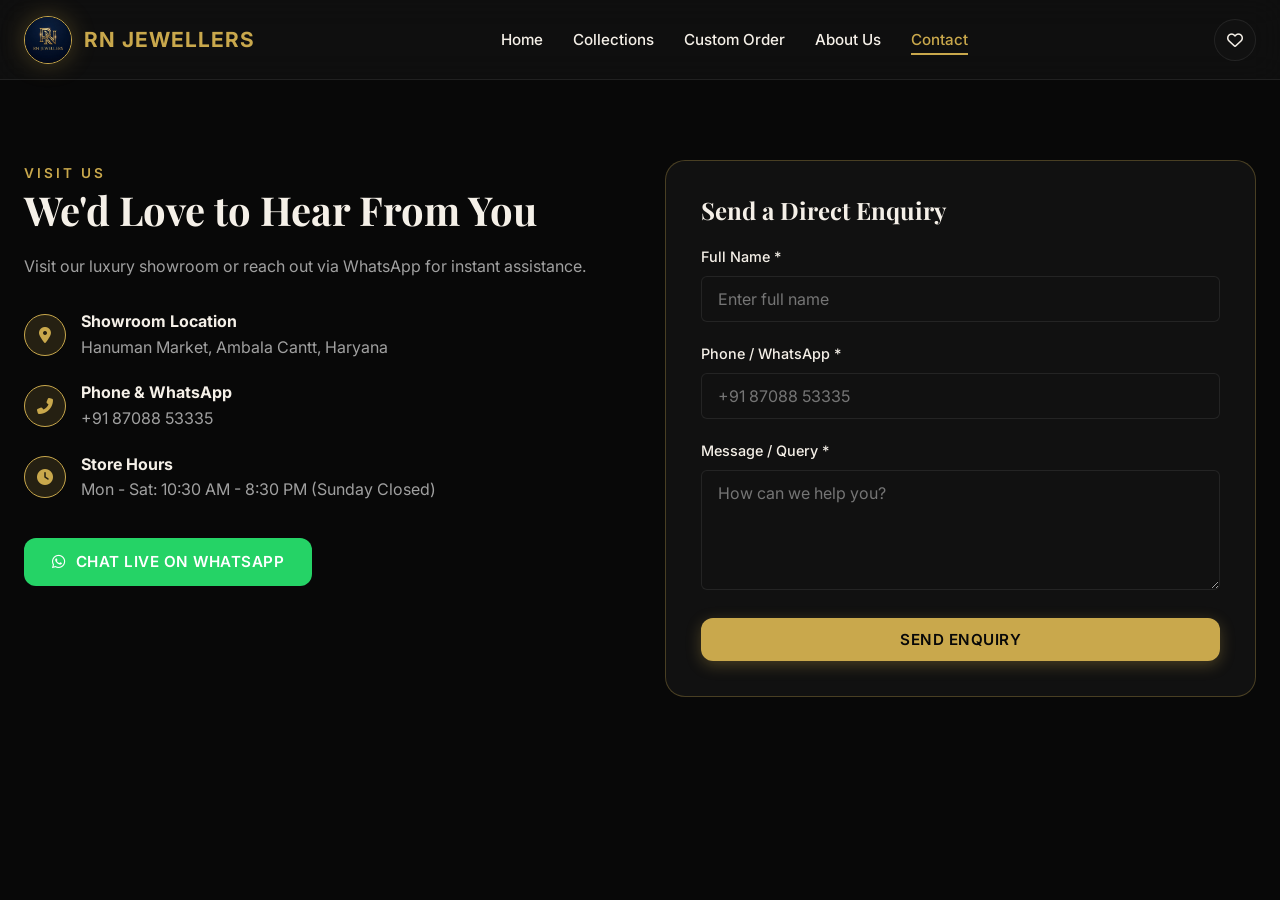
<file: contact.html>
<!DOCTYPE html>
<html lang="en">
<head>
  <meta charset="UTF-8">
  <meta name="viewport" content="width=device-width, initial-scale=1.0, viewport-fit=cover">
  <title>Contact Us — RN Jewellers</title>
  <link rel="stylesheet" href="https://cdnjs.cloudflare.com/ajax/libs/font-awesome/6.4.0/css/all.min.css">
  <link rel="stylesheet" href="css/style.css">
  <link rel="stylesheet" href="css/animations.css">
  <!-- OneSignal Web Push SDK -->
  <script src="https://cdn.onesignal.com/sdks/web/v16/OneSignalSDK.page.js" defer></script>
  <!-- ⚡ ZERO-FLASH THEME PRELOADER: Guarantees ONLY Google Sheet theme is ever shown -->
  <script>
    (function() {
      try {
        var s = localStorage.getItem('rnj_site_settings');
        if (s) {
          var p = JSON.parse(s);
          var r = document.documentElement;
          if (p.theme_bg) { r.style.setProperty('--bg-dark', p.theme_bg); document.documentElement.style.backgroundColor = p.theme_bg; }
          if (p.theme_surface_bg) { r.style.setProperty('--surface-1', p.theme_surface_bg); r.style.setProperty('--surface-2', p.theme_surface_bg); }
          if (p.theme_accent) { r.style.setProperty('--gold-primary', p.theme_accent); r.style.setProperty('--gold-light', p.theme_accent); }
          if (p.theme_text) r.style.setProperty('--text-main', p.theme_text);
          if (p.theme_muted_text) r.style.setProperty('--text-muted', p.theme_muted_text);
          if (p.theme_navbar_bg) r.style.setProperty('--surface-glass', p.theme_navbar_bg);
          if (p.theme_hero_sub) r.style.setProperty('--hero-sub-color', p.theme_hero_sub);
          if (p.theme_hero_title) r.style.setProperty('--hero-title-color', p.theme_hero_title);
          if (p.theme_hero_hl) r.style.setProperty('--hero-hl-color', p.theme_hero_hl);
          if (p.theme_hero_desc) r.style.setProperty('--hero-desc-color', p.theme_hero_desc);
        } else {
          // Brand-new first-time visitor: Shield page until Google Sheet theme arrives
          document.documentElement.classList.add('rnj-theme-pending');
          setTimeout(function() { document.documentElement.classList.remove('rnj-theme-pending'); }, 1200);
        }
      } catch(e) {}
    })();
  </script>
</head>
<body>

  <!-- NAVBAR -->
  <header class="navbar">
    <div class="container nav-container">
      <a href="index.html" class="nav-brand">
        <img src="assets/logo.png" alt="RN Jewellers Logo" class="logo-img">
        <span class="brand-title gold-gradient-text">RN JEWELLERS</span>
      </a>

      <ul class="nav-menu">
        <li><a href="index.html" class="nav-link">Home</a></li>
        <li><a href="collections.html" class="nav-link">Collections</a></li>
        <li><a href="custom-order.html" class="nav-link">Custom Order</a></li>
        <li><a href="about.html" class="nav-link">About Us</a></li>
        <li><a href="contact.html" class="nav-link active">Contact</a></li>
      </ul>

      <div class="nav-actions">
        <a href="wishlist.html" class="btn-icon" title="View Saved Wishlist">
          <i class="far fa-heart"></i>
          <span class="badge-count" id="wishlist-count-badge">0</span>
        </a>
        <button class="mobile-toggle" aria-label="Toggle menu">
          <i class="fas fa-bars"></i>
        </button>
      </div>
    </div>
  </header>

  <section class="section">
    <div class="container">
      <div style="display:grid; grid-template-columns: repeat(auto-fit, minmax(320px, 1fr)); gap:50px;">
        <!-- Left: Showroom Info -->
        <div>
          <span class="section-subtitle">VISIT US</span>
          <h1 style="font-size:2.5rem; font-family:var(--font-heading); margin-bottom:20px;">We'd Love to Hear From You</h1>
          <p style="color:var(--text-muted); margin-bottom:30px;">Visit our luxury showroom or reach out via WhatsApp for instant assistance.</p>

          <div style="display:flex; flex-direction:column; gap:20px; margin-bottom:35px;">
            <div style="display:flex; gap:15px; align-items:center;">
              <div class="btn-icon" style="background:rgba(201,168,76,0.15); border-color:var(--gold-primary); color:var(--gold-light);"><i class="fas fa-map-marker-alt"></i></div>
              <div>
                <strong style="display:block;">Showroom Location</strong>
                <span style="color:var(--text-muted);">Hanuman Market, Ambala Cantt, Haryana</span>
              </div>
            </div>

            <div style="display:flex; gap:15px; align-items:center;">
              <div class="btn-icon" style="background:rgba(201,168,76,0.15); border-color:var(--gold-primary); color:var(--gold-light);"><i class="fas fa-phone-alt"></i></div>
              <div>
                <strong style="display:block;">Phone & WhatsApp</strong>
                <span style="color:var(--text-muted);">+91 87088 53335</span>
              </div>
            </div>

            <div style="display:flex; gap:15px; align-items:center;">
              <div class="btn-icon" style="background:rgba(201,168,76,0.15); border-color:var(--gold-primary); color:var(--gold-light);"><i class="fas fa-clock"></i></div>
              <div>
                <strong style="display:block;">Store Hours</strong>
                <span style="color:var(--text-muted);">Mon - Sat: 10:30 AM - 8:30 PM (Sunday Closed)</span>
              </div>
            </div>
          </div>

          <a href="https://wa.me/918708853335?text=Hello%20RN%20Jewellers" target="_blank" class="btn btn-whatsapp">
            <i class="fab fa-whatsapp"></i> Chat Live on WhatsApp
          </a>
        </div>

        <!-- Right: Contact Form -->
        <div style="background:var(--surface-1); border:1px solid var(--border-gold); border-radius:var(--radius-lg); padding:35px;">
          <h2 style="font-size:1.5rem; margin-bottom:20px;">Send a Direct Enquiry</h2>
          <form id="contact-form" onsubmit="event.preventDefault(); API.submitForm('submitEnquiry', { name: this.name.value, phone: this.phone.value, message: this.message.value }); alert('Enquiry Submitted!'); this.reset();">
            <div class="form-group">
              <label class="form-label">Full Name *</label>
              <input type="text" name="name" class="form-control" required placeholder="Enter full name">
            </div>
            <div class="form-group">
              <label class="form-label">Phone / WhatsApp *</label>
              <input type="tel" name="phone" class="form-control" required placeholder="+91 87088 53335">
            </div>
            <div class="form-group">
              <label class="form-label">Message / Query *</label>
              <textarea name="message" class="form-control" required placeholder="How can we help you?"></textarea>
            </div>
            <button type="submit" class="btn btn-primary btn-block">Send Enquiry</button>
          </form>
        </div>
      </div>
    </div>
  </section>

  <!-- SCRIPTS -->
  <script src="js/config.js?v=3.8.0"></script>
  <script src="js/api.js?v=3.8.0"></script>
  <script src="js/main.js?v=3.8.0"></script>
  <script src="js/pwa.js?v=3.8.0"></script>
</body>
</html>
</file>
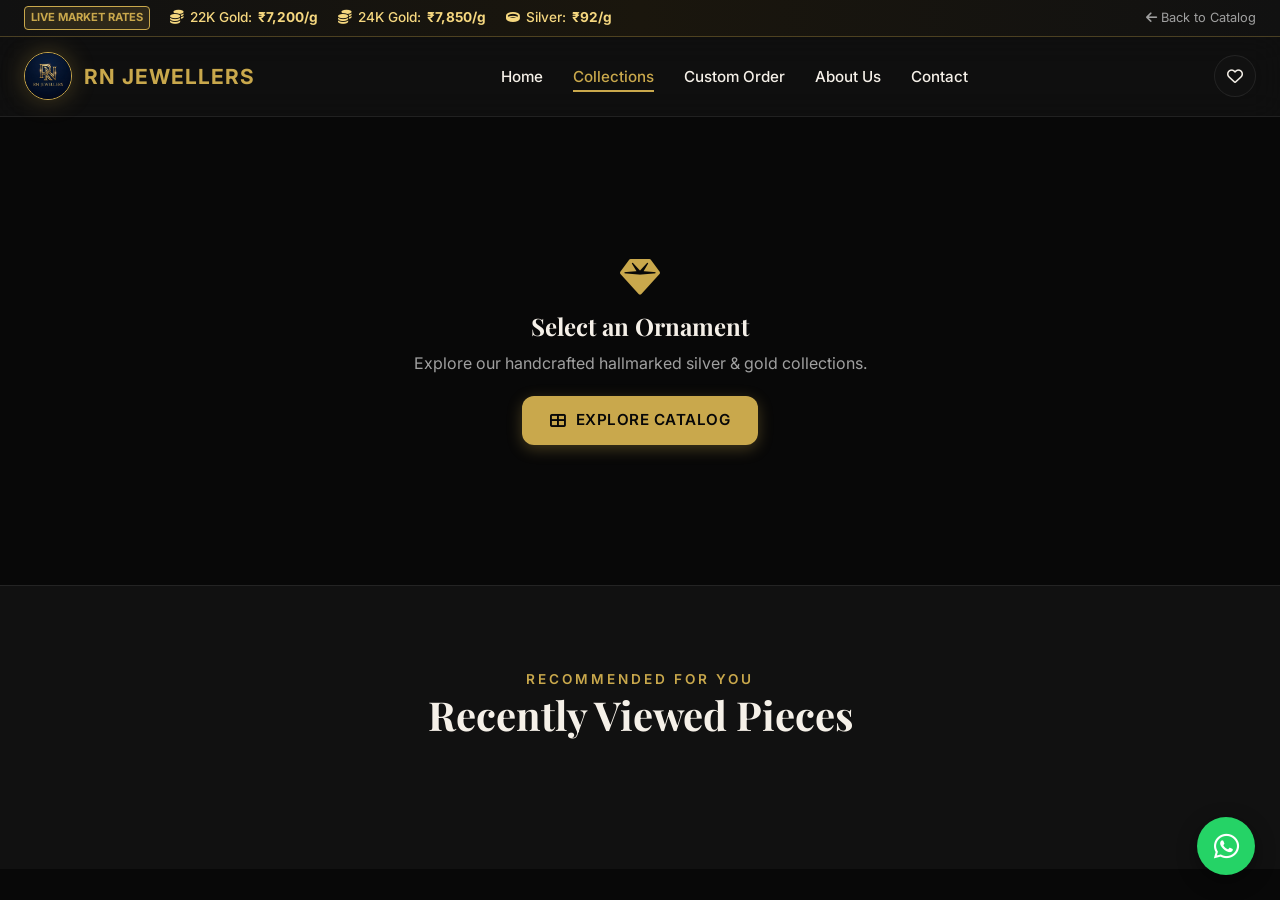
<file: product.html>
<!DOCTYPE html>
<html lang="en">
<head>
  <meta charset="UTF-8">
  <meta name="viewport" content="width=device-width, initial-scale=1.0, viewport-fit=cover">
  <title>Product Details — RN Jewellers</title>
  <link rel="stylesheet" href="https://cdnjs.cloudflare.com/ajax/libs/font-awesome/6.4.0/css/all.min.css">
  <link rel="stylesheet" href="css/style.css">
  <link rel="stylesheet" href="css/animations.css">
  <!-- OneSignal Web Push SDK -->
  <script src="https://cdn.onesignal.com/sdks/web/v16/OneSignalSDK.page.js" defer></script>
  <!-- ⚡ ZERO-FLASH THEME PRELOADER: Guarantees ONLY Google Sheet theme is ever shown -->
  <script>
    (function() {
      try {
        var s = localStorage.getItem('rnj_site_settings');
        if (s) {
          var p = JSON.parse(s);
          var r = document.documentElement;
          if (p.theme_bg) { r.style.setProperty('--bg-dark', p.theme_bg); document.documentElement.style.backgroundColor = p.theme_bg; }
          if (p.theme_surface_bg) { r.style.setProperty('--surface-1', p.theme_surface_bg); r.style.setProperty('--surface-2', p.theme_surface_bg); }
          if (p.theme_accent) { r.style.setProperty('--gold-primary', p.theme_accent); r.style.setProperty('--gold-light', p.theme_accent); }
          if (p.theme_text) r.style.setProperty('--text-main', p.theme_text);
          if (p.theme_muted_text) r.style.setProperty('--text-muted', p.theme_muted_text);
          if (p.theme_navbar_bg) r.style.setProperty('--surface-glass', p.theme_navbar_bg);
          if (p.theme_hero_sub) r.style.setProperty('--hero-sub-color', p.theme_hero_sub);
          if (p.theme_hero_title) r.style.setProperty('--hero-title-color', p.theme_hero_title);
          if (p.theme_hero_hl) r.style.setProperty('--hero-hl-color', p.theme_hero_hl);
          if (p.theme_hero_desc) r.style.setProperty('--hero-desc-color', p.theme_hero_desc);
        } else {
          // Brand-new first-time visitor: Shield page until Google Sheet theme arrives
          document.documentElement.classList.add('rnj-theme-pending');
          setTimeout(function() { document.documentElement.classList.remove('rnj-theme-pending'); }, 1200);
        }
      } catch(e) {}
    })();
  </script>
</head>
<body>

  <!-- RATE TICKER -->
  <div class="rate-ticker-bar">
    <div class="container ticker-wrapper">
      <div class="ticker-items">
        <span class="ticker-badge">Live Market Rates</span>
        <span class="ticker-item"><i class="fas fa-coins"></i> 22K Gold: <strong id="ticker-gold-22k">₹7,200/g</strong></span>
        <span class="ticker-item"><i class="fas fa-coins"></i> 24K Gold: <strong id="ticker-gold-24k">₹7,850/g</strong></span>
        <span class="ticker-item"><i class="fas fa-ring"></i> Silver: <strong id="ticker-silver">₹92/g</strong></span>
      </div>
      <div class="ticker-actions">
        <a href="collections.html" class="ticker-link"><i class="fas fa-arrow-left"></i> Back to Catalog</a>
      </div>
    </div>
  </div>

  <!-- NAVBAR -->
  <header class="navbar">
    <div class="container nav-container">
      <a href="index.html" class="nav-brand">
        <img src="assets/logo.png" alt="RN Jewellers Logo" class="logo-img">
        <span class="brand-title gold-gradient-text">RN JEWELLERS</span>
      </a>

      <ul class="nav-menu">
        <li><a href="index.html" class="nav-link">Home</a></li>
        <li><a href="collections.html" class="nav-link active">Collections</a></li>
        <li><a href="custom-order.html" class="nav-link">Custom Order</a></li>
        <li><a href="about.html" class="nav-link">About Us</a></li>
        <li><a href="contact.html" class="nav-link">Contact</a></li>
      </ul>

      <div class="nav-actions">
        <a href="wishlist.html" class="btn-icon" title="View Saved Wishlist">
          <i class="far fa-heart"></i>
          <span class="badge-count" id="wishlist-count-badge">0</span>
        </a>
        <button class="mobile-toggle" aria-label="Toggle menu">
          <i class="fas fa-bars"></i>
        </button>
      </div>
    </div>
  </header>

  <!-- PRODUCT DETAIL SECTION -->
  <section class="section">
    <div class="container" id="product-detail-container">
      <!-- Rendered via product-detail.js -->
    </div>
  </section>

  <!-- RECENTLY VIEWED SECTION -->
  <section class="section" id="recently-viewed-section" style="background:var(--surface-1); border-top:1px solid var(--border-dark);">
    <div class="container">
      <div class="section-header">
        <span class="section-subtitle">RECOMMENDED FOR YOU</span>
        <h2 class="section-title">Recently Viewed Pieces</h2>
      </div>

      <div class="product-grid" id="recently-viewed-grid">
        <!-- Rendered via JS -->
      </div>
    </div>
  </section>

  <!-- FLOATING WHATSAPP BUTTON -->
  <a href="https://wa.me/918708853335" target="_blank" class="floating-whatsapp" aria-label="Contact on WhatsApp">
    <i class="fab fa-whatsapp"></i>
  </a>

  <!-- SCRIPTS -->
  <script src="js/config.js?v=3.8.0"></script>
  <script src="js/api.js?v=3.8.0"></script>
  <script src="js/main.js?v=3.8.0"></script>
  <script src="js/product-detail.js?v=3.8.0"></script>
  <script src="js/pwa.js?v=3.8.0"></script>
</body>
</html>
</file>
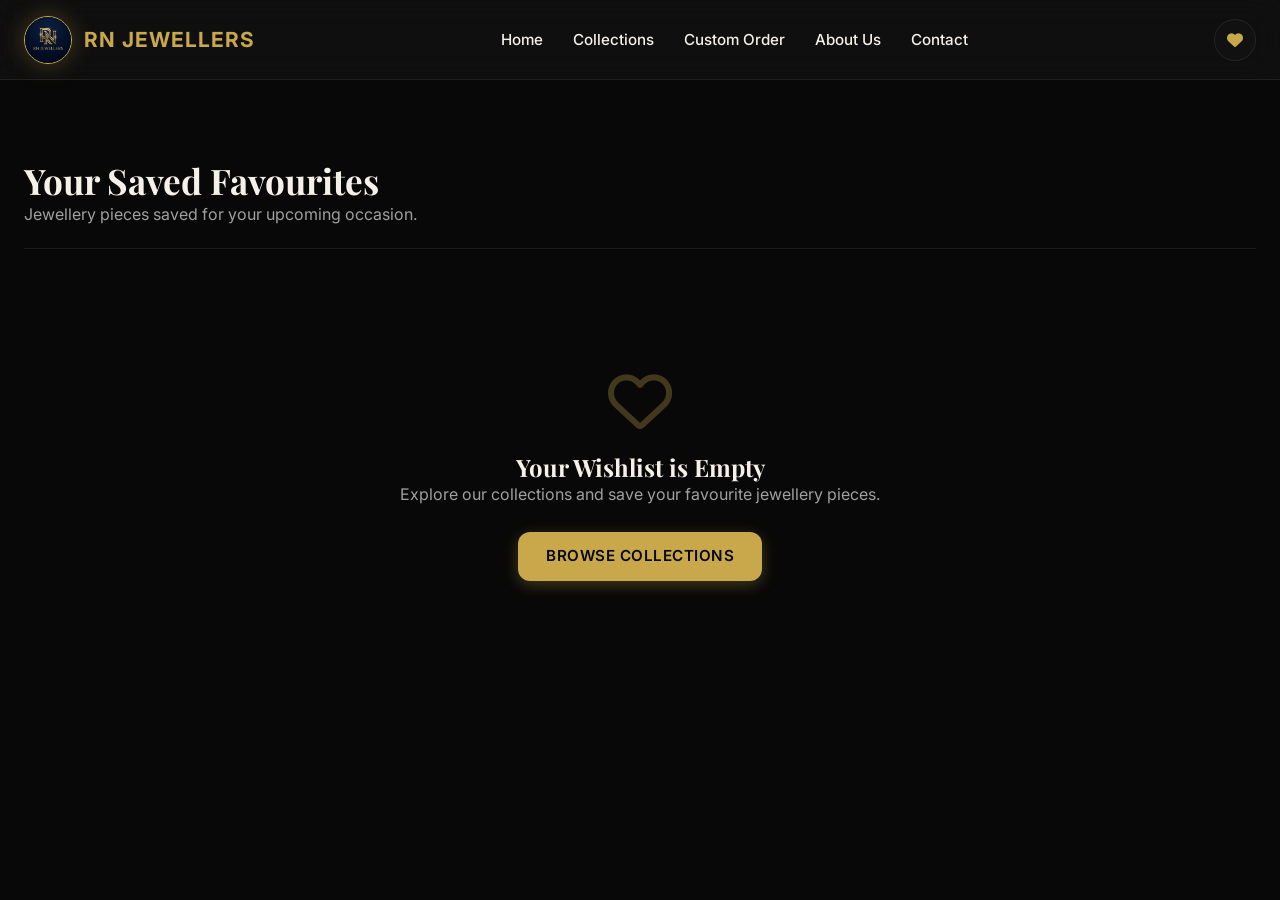
<file: wishlist.html>
<!DOCTYPE html>
<html lang="en">
<head>
  <meta charset="UTF-8">
  <meta name="viewport" content="width=device-width, initial-scale=1.0, viewport-fit=cover">
  <title>Saved Wishlist — RN Jewellers</title>
  <link rel="stylesheet" href="https://cdnjs.cloudflare.com/ajax/libs/font-awesome/6.4.0/css/all.min.css">
  <link rel="stylesheet" href="css/style.css">
  <link rel="stylesheet" href="css/animations.css">
  <!-- OneSignal Web Push SDK -->
  <script src="https://cdn.onesignal.com/sdks/web/v16/OneSignalSDK.page.js" defer></script>
  <!-- ⚡ ZERO-FLASH THEME PRELOADER: Guarantees ONLY Google Sheet theme is ever shown -->
  <script>
    (function() {
      try {
        var s = localStorage.getItem('rnj_site_settings');
        if (s) {
          var p = JSON.parse(s);
          var r = document.documentElement;
          if (p.theme_bg) { r.style.setProperty('--bg-dark', p.theme_bg); document.documentElement.style.backgroundColor = p.theme_bg; }
          if (p.theme_surface_bg) { r.style.setProperty('--surface-1', p.theme_surface_bg); r.style.setProperty('--surface-2', p.theme_surface_bg); }
          if (p.theme_accent) { r.style.setProperty('--gold-primary', p.theme_accent); r.style.setProperty('--gold-light', p.theme_accent); }
          if (p.theme_text) r.style.setProperty('--text-main', p.theme_text);
          if (p.theme_muted_text) r.style.setProperty('--text-muted', p.theme_muted_text);
          if (p.theme_navbar_bg) r.style.setProperty('--surface-glass', p.theme_navbar_bg);
          if (p.theme_hero_sub) r.style.setProperty('--hero-sub-color', p.theme_hero_sub);
          if (p.theme_hero_title) r.style.setProperty('--hero-title-color', p.theme_hero_title);
          if (p.theme_hero_hl) r.style.setProperty('--hero-hl-color', p.theme_hero_hl);
          if (p.theme_hero_desc) r.style.setProperty('--hero-desc-color', p.theme_hero_desc);
        } else {
          // Brand-new first-time visitor: Shield page until Google Sheet theme arrives
          document.documentElement.classList.add('rnj-theme-pending');
          setTimeout(function() { document.documentElement.classList.remove('rnj-theme-pending'); }, 1200);
        }
      } catch(e) {}
    })();
  </script>
</head>
<body>

  <!-- NAVBAR -->
  <header class="navbar">
    <div class="container nav-container">
      <a href="index.html" class="nav-brand">
        <img src="assets/logo.png" alt="RN Jewellers Logo" class="logo-img">
        <span class="brand-title gold-gradient-text">RN JEWELLERS</span>
      </a>

      <ul class="nav-menu">
        <li><a href="index.html" class="nav-link">Home</a></li>
        <li><a href="collections.html" class="nav-link">Collections</a></li>
        <li><a href="custom-order.html" class="nav-link">Custom Order</a></li>
        <li><a href="about.html" class="nav-link">About Us</a></li>
        <li><a href="contact.html" class="nav-link">Contact</a></li>
      </ul>

      <div class="nav-actions">
        <a href="wishlist.html" class="btn-icon" title="View Saved Wishlist">
          <i class="fas fa-heart" style="color:var(--gold-primary);"></i>
          <span class="badge-count" id="wishlist-count-badge">0</span>
        </a>
        <button class="mobile-toggle" aria-label="Toggle menu">
          <i class="fas fa-bars"></i>
        </button>
      </div>
    </div>
  </header>

  <section class="section">
    <div class="container">
      <div style="display:flex; justify-content:space-between; align-items:center; flex-wrap:wrap; gap:20px; margin-bottom:40px; padding-bottom:20px; border-bottom:1px solid var(--border-dark);">
        <div>
          <h1 style="font-size:2.2rem; font-family:var(--font-heading);">Your Saved Favourites</h1>
          <p style="color:var(--text-muted);">Jewellery pieces saved for your upcoming occasion.</p>
        </div>
        <button id="share-wishlist-btn" class="btn btn-whatsapp" style="display:none;">
          <i class="fab fa-whatsapp"></i> Share Wishlist on WhatsApp
        </button>
      </div>

      <div class="product-grid" id="wishlist-grid">
        <!-- Rendered via JS -->
      </div>
    </div>
  </section>

  <!-- SCRIPTS -->
  <script src="js/config.js?v=3.8.0"></script>
  <script src="js/api.js?v=3.8.0"></script>
  <script src="js/main.js?v=3.8.0"></script>
  <script src="js/wishlist.js?v=3.8.0"></script>
  <script src="js/pwa.js?v=3.8.0"></script>
</body>
</html>
</file>
<file: css/style.css>
/* RN JEWELLERS — LUXURY DESIGN SYSTEM */
@import url('https://fonts.googleapis.com/css2?family=Cinzel:wght@500;600;700;800;900&family=Inter:wght@300;400;500;600;700&family=Playfair+Display:ital,wght@0,400;0,600;0,700;1,400&display=swap');

/* ZERO FLASH OF DEFAULT THEME BARRIER */
html.rnj-theme-pending {
  background-color: var(--bg-dark, #080808);
}
html.rnj-theme-pending body {
  opacity: 0 !important;
  pointer-events: none !important;
}

body {
  transition: opacity 0.2s cubic-bezier(0.16, 1, 0.3, 1), background-color 0.2s ease;
}

:root {
  /* Color Palette */
  --bg-dark: #080808;
  --surface-1: #111111;
  --surface-2: #161616;
  --surface-3: #222222;
  --surface-glass: rgba(18, 18, 18, 0.75);
  
  /* Gold Accents */
  --gold-primary: #c9a84c;
  --gold-light: #f5d77f;
  --gold-dark: #967425;
  --gold-gradient: linear-gradient(135deg, #f5d77f 0%, #c9a84c 50%, #967425 100%);
  --gold-gradient-hover: linear-gradient(135deg, #ffffff 0%, #f5d77f 50%, #c9a84c 100%);
  --gold-glow: 0 0 25px rgba(201, 168, 76, 0.25);
  
  /* Text Colors */
  --text-main: #f5f0e8;
  --text-muted: #a0a0a0;
  --text-dim: #666666;
  --text-dark: #080808;

  /* Theme Button & Component Overrides */
  --btn-wa-bg: #25d366;
  --btn-wa-text: #ffffff;
  --btn-sec-border: #c9a84c;
  --btn-sec-text: #f5d77f;
  --ticker-bg: linear-gradient(90deg, #111 0%, #1a160d 50%, #111 100%);
  --ticker-text: #f5d77f;
  --promo-bg: linear-gradient(135deg, #f5d77f 0%, #c9a84c 50%, #967425 100%);
  --promo-text: #080808;

  /* Hero Section Color Overrides */
  --hero-sub-color: #c9a84c;
  --hero-title-color: #f5f0e8;
  --hero-hl-color: #c9a84c;
  --hero-desc-color: #a0a0a0;
  
  /* Status Colors */
  --success: #4caf7d;
  --error: #e05252;
  --warning: #ff9800;
  --info: #2196f3;
  
  /* Borders & Shadows */
  --border-gold: rgba(201, 168, 76, 0.25);
  --border-dark: rgba(255, 255, 255, 0.08);
  --radius-sm: 6px;
  --radius-md: 12px;
  --radius-lg: 20px;
  --radius-full: 9999px;
  
  /* Typography */
  --font-brand: 'Cinzel', serif;
  --font-heading: 'Playfair Display', serif;
  --font-body: 'Inter', sans-serif;
  
  /* Layout */
  --max-width: 1280px;
  --header-height: 80px;
  --transition: all 0.3s cubic-bezier(0.4, 0, 0.2, 1);
}

/* Reset & Base */
*, *::before, *::after {
  box-sizing: border-box;
  margin: 0;
  padding: 0;
}

html {
  scroll-behavior: smooth;
  font-size: 16px;
  /* Respect iPhone notch / Dynamic Island */
  -webkit-text-size-adjust: 100%;
  text-size-adjust: 100%;
}

body {
  background-color: var(--bg-dark);
  color: var(--text-main);
  font-family: var(--font-body);
  line-height: 1.6;
  overflow-x: hidden;
  min-height: 100vh;
  display: flex;
  flex-direction: column;
  /* iPhone safe area for notch / Dynamic Island / home bar */
  padding-left: env(safe-area-inset-left);
  padding-right: env(safe-area-inset-right);
}

/* Typography Helpers */
h1, h2, h3, h4, h5, h6 {
  font-family: var(--font-heading);
  color: var(--text-main);
  line-height: 1.2;
}

.brand-text {
  font-family: var(--font-brand);
  letter-spacing: 2px;
  text-transform: uppercase;
}

.gold-gradient-text {
  background: var(--gold-gradient);
  -webkit-background-clip: text;
  -webkit-text-fill-color: transparent;
  display: inline-block;
}

a {
  color: inherit;
  text-decoration: none;
  transition: var(--transition);
}

button, input, select, textarea {
  font-family: inherit;
  font-size: inherit;
}

img {
  max-width: 100%;
  height: auto;
  display: block;
}

.container {
  width: 100%;
  max-width: var(--max-width);
  margin: 0 auto;
  padding: 0 1.5rem;
}

/* TOP RATE TICKER BAR */
.rate-ticker-bar {
  background: var(--ticker-bg, linear-gradient(90deg, #111 0%, #1a160d 50%, #111 100%));
  border-bottom: 1px solid var(--border-gold);
  color: var(--ticker-text, var(--gold-light));
  font-size: 0.85rem;
  padding: 6px 0;
  overflow: hidden;
  position: relative;
  z-index: 101;
}

.ticker-wrapper {
  display: flex;
  justify-content: space-between;
  align-items: center;
  flex-wrap: wrap;
  gap: 10px;
}

.ticker-items {
  display: flex;
  align-items: center;
  gap: 20px;
}

.ticker-item {
  display: inline-flex;
  align-items: center;
  gap: 6px;
  font-weight: 500;
}

.ticker-badge {
  background: rgba(201, 168, 76, 0.15);
  border: 1px solid var(--gold-primary);
  color: var(--gold-light);
  font-size: 0.7rem;
  padding: 2px 6px;
  border-radius: 4px;
  text-transform: uppercase;
  font-weight: 700;
}

.ticker-actions {
  display: flex;
  align-items: center;
  gap: 15px;
}

.ticker-link {
  color: var(--text-muted);
  font-size: 0.8rem;
  display: flex;
  align-items: center;
  gap: 4px;
}
.ticker-link:hover {
  color: var(--gold-primary);
}

/* HEADER & NAVBAR */
.navbar {
  position: sticky;
  top: 0;
  left: 0;
  right: 0;
  background: var(--surface-glass);
  backdrop-filter: blur(16px);
  -webkit-backdrop-filter: blur(16px);
  border-bottom: 1px solid var(--border-dark);
  height: var(--header-height);
  display: flex;
  align-items: center;
  z-index: 100;
  transition: var(--transition);
}

.navbar.scrolled {
  background: rgba(8, 8, 8, 0.95);
  box-shadow: 0 10px 30px rgba(0, 0, 0, 0.5);
  border-bottom-color: var(--border-gold);
}

.nav-container {
  display: flex;
  align-items: center;
  justify-content: space-between;
  width: 100%;
}

.nav-brand {
  display: flex;
  align-items: center;
  gap: 12px;
}

.logo-img {
  height: 48px;
  width: 48px;
  object-fit: contain;
  border-radius: 50%;
  border: 1px solid var(--gold-primary);
  box-shadow: var(--gold-glow);
}

.brand-title {
  font-size: 1.3rem;
  font-weight: 700;
  letter-spacing: 1px;
}

.nav-menu {
  display: flex;
  align-items: center;
  list-style: none;
  gap: 30px;
}

.nav-link {
  font-size: 0.95rem;
  font-weight: 500;
  color: var(--text-main);
  position: relative;
  padding: 6px 0;
}

.nav-link::after {
  content: '';
  position: absolute;
  bottom: 0;
  left: 0;
  width: 0;
  height: 2px;
  background: var(--gold-gradient);
  transition: var(--transition);
}

.nav-link:hover, .nav-link.active {
  color: var(--gold-light);
}

.nav-link:hover::after, .nav-link.active::after {
  width: 100%;
}

.nav-actions {
  display: flex;
  align-items: center;
  gap: 16px;
}

.btn-icon {
  background: var(--surface-2);
  border: 1px solid var(--border-dark);
  color: var(--text-main);
  width: 42px;
  height: 42px;
  border-radius: var(--radius-full);
  display: flex;
  align-items: center;
  justify-content: center;
  cursor: pointer;
  position: relative;
  transition: var(--transition);
}

.btn-icon:hover {
  background: var(--surface-3);
  border-color: var(--gold-primary);
  color: var(--gold-light);
  transform: translateY(-2px);
}

.badge-count {
  position: absolute;
  top: -4px;
  right: -4px;
  background: var(--gold-gradient);
  color: var(--text-dark);
  font-size: 0.7rem;
  font-weight: 700;
  width: 18px;
  height: 18px;
  border-radius: 50%;
  display: flex;
  align-items: center;
  justify-content: center;
}

.mobile-toggle {
  display: none;
  background: none;
  border: none;
  color: var(--text-main);
  font-size: 1.5rem;
  cursor: pointer;
}

/* PROMO BANNER */
.promo-banner {
  background: var(--promo-bg, var(--gold-gradient));
  color: var(--promo-text, var(--text-dark));
  padding: 8px 15px;
  text-align: center;
  font-weight: 600;
  font-size: 0.9rem;
  display: flex;
  justify-content: center;
  align-items: center;
  gap: 12px;
  position: relative;
}

.promo-close {
  background: none;
  border: none;
  color: var(--promo-text, var(--text-dark));
  font-size: 1.1rem;
  cursor: pointer;
  position: absolute;
  right: 15px;
}

/* BUTTON SYSTEM */
.btn {
  display: inline-flex;
  align-items: center;
  justify-content: center;
  gap: 10px;
  padding: 12px 28px;
  border-radius: var(--radius-md);
  font-weight: 600;
  font-size: 0.95rem;
  cursor: pointer;
  transition: var(--transition);
  border: none;
  text-transform: uppercase;
  letter-spacing: 0.5px;
}

.btn-primary {
  background: var(--gold-gradient);
  color: var(--text-dark);
  box-shadow: 0 4px 15px rgba(201, 168, 76, 0.3);
}

.btn-primary:hover {
  background: var(--gold-gradient-hover);
  box-shadow: 0 6px 25px rgba(201, 168, 76, 0.5);
  transform: translateY(-2px);
}

.btn-secondary {
  background: transparent;
  border: 1px solid var(--btn-sec-border, var(--gold-primary));
  color: var(--btn-sec-text, var(--gold-light));
}

.btn-secondary:hover {
  background: rgba(201, 168, 76, 0.1);
  border-color: var(--btn-sec-border, var(--gold-light));
  color: var(--btn-sec-text, var(--gold-light));
  transform: translateY(-2px);
}

.btn-whatsapp {
  background: var(--btn-wa-bg, #25d366);
  color: var(--btn-wa-text, #ffffff);
  font-weight: 600;
}

.btn-whatsapp:hover {
  background: var(--btn-wa-bg, #1eb956);
  color: var(--btn-wa-text, #ffffff);
  filter: brightness(1.1);
  box-shadow: 0 4px 15px rgba(37, 211, 102, 0.4);
  transform: translateY(-2px);
}

.btn-block {
  width: 100%;
}

/* FLOATING WHATSAPP BUTTON */
.floating-whatsapp {
  position: fixed;
  bottom: max(25px, env(safe-area-inset-bottom, 25px));
  right: 25px;
  width: 58px;
  height: 58px;
  background: #25d366;
  color: white;
  border-radius: 50%;
  display: flex;
  align-items: center;
  justify-content: center;
  font-size: 1.8rem;
  box-shadow: 0 6px 20px rgba(0, 0, 0, 0.4);
  z-index: 99;
  transition: var(--transition);
}

.floating-whatsapp:hover {
  transform: scale(1.1);
  box-shadow: 0 8px 30px rgba(37, 211, 102, 0.6);
}

/* PRODUCT CARD STYLES */
.product-grid {
  display: grid;
  grid-template-columns: repeat(auto-fill, minmax(280px, 1fr));
  gap: 25px;
}

.product-card {
  background: var(--surface-1);
  border: 1px solid var(--border-dark);
  border-radius: var(--radius-md);
  overflow: hidden;
  transition: var(--transition);
  display: flex;
  flex-direction: column;
  position: relative;
}

.product-card:hover {
  border-color: var(--gold-primary);
  transform: translateY(-6px);
  box-shadow: var(--gold-glow);
}

.product-image-wrap {
  position: relative;
  aspect-ratio: 1;
  background: var(--surface-2);
  overflow: hidden;
}

.product-img {
  width: 100%;
  height: 100%;
  object-fit: cover;
  transition: transform 0.6s ease;
}

.product-card:hover .product-img {
  transform: scale(1.08);
}

.product-badges {
  position: absolute;
  top: 12px;
  left: 12px;
  display: flex;
  flex-direction: column;
  gap: 6px;
  z-index: 2;
}

.badge {
  padding: 4px 10px;
  border-radius: 4px;
  font-size: 0.7rem;
  font-weight: 700;
  text-transform: uppercase;
  letter-spacing: 0.5px;
}

.badge-new { background: #3b82f6; color: white; }
.badge-featured { background: var(--gold-gradient); color: var(--text-dark); }
.badge-bestseller { background: #ec4899; color: white; }
.badge-limited { background: #f59e0b; color: white; }
.badge-sold { background: #6b7280; color: white; }
.badge-discount { background: var(--error); color: white; }

.product-wishlist-btn {
  position: absolute;
  top: 12px;
  right: 12px;
  background: rgba(0, 0, 0, 0.6);
  border: 1px solid var(--border-dark);
  color: white;
  width: 36px;
  height: 36px;
  border-radius: 50%;
  display: flex;
  align-items: center;
  justify-content: center;
  cursor: pointer;
  transition: var(--transition);
  z-index: 2;
}

.product-wishlist-btn:hover, .product-wishlist-btn.active {
  background: var(--gold-primary);
  color: var(--text-dark);
}

.product-content {
  padding: 20px;
  display: flex;
  flex-direction: column;
  flex-grow: 1;
}

.product-category {
  font-size: 0.75rem;
  color: var(--gold-primary);
  text-transform: uppercase;
  letter-spacing: 1px;
  margin-bottom: 6px;
}

.product-title {
  font-size: 1.1rem;
  font-weight: 600;
  margin-bottom: 8px;
  line-height: 1.3;
}

.product-meta {
  display: flex;
  align-items: center;
  gap: 12px;
  font-size: 0.85rem;
  color: var(--text-muted);
  margin-bottom: 12px;
}

.product-price-box {
  margin-top: auto;
  display: flex;
  align-items: baseline;
  gap: 10px;
  padding-top: 10px;
}

.price-current {
  font-size: 1.25rem;
  font-weight: 700;
  color: var(--gold-light);
}

.price-original {
  font-size: 0.9rem;
  color: var(--text-dim);
  text-decoration: line-through;
}

.product-actions {
  margin-top: 15px;
  display: grid;
  grid-template-columns: 1fr 1fr;
  gap: 10px;
}

/* SECTION HEADINGS */
.section {
  padding: 80px 0;
}

.section-header {
  text-align: center;
  max-width: 700px;
  margin: 0 auto 50px auto;
}

.section-subtitle, .hero-subtitle {
  color: var(--hero-sub-color, var(--gold-primary));
  text-transform: uppercase;
  font-size: 0.85rem;
  letter-spacing: 3px;
  font-weight: 600;
  margin-bottom: 10px;
}

.hero-title {
  color: var(--hero-title-color, var(--text-main));
}

.hero-title .gold-gradient-text,
.hero-title .hero-highlight {
  color: var(--hero-hl-color, var(--gold-primary));
  background: var(--hero-hl-gradient, var(--gold-gradient));
  -webkit-background-clip: text;
  -webkit-text-fill-color: transparent;
}

.hero-desc {
  color: var(--hero-desc-color, var(--text-muted));
}

.section-title {
  font-size: 2.5rem;
  font-weight: 700;
  margin-bottom: 15px;
}

.section-desc {
  color: var(--text-muted);
  font-size: 1rem;
}

/* FOOTER */
.footer {
  background: var(--surface-1);
  border-top: 1px solid var(--border-gold);
  margin-top: auto;
  padding: 60px 0 20px 0;
}

.footer-grid {
  display: grid;
  grid-template-columns: 2fr 1fr 1fr 1.5fr;
  gap: 40px;
  margin-bottom: 40px;
}

.footer-col h4 {
  font-family: var(--font-brand);
  color: var(--gold-light);
  font-size: 1.1rem;
  margin-bottom: 20px;
}

.footer-col p {
  color: var(--text-muted);
  font-size: 0.9rem;
  margin-bottom: 15px;
}

.footer-links {
  list-style: none;
  display: flex;
  flex-direction: column;
  gap: 10px;
}

.footer-links a {
  color: var(--text-muted);
  font-size: 0.9rem;
}

.footer-links a:hover {
  color: var(--gold-light);
  padding-left: 5px;
}

.footer-contact-item {
  display: flex;
  align-items: flex-start;
  gap: 12px;
  margin-bottom: 12px;
  color: var(--text-muted);
  font-size: 0.9rem;
}

.footer-contact-item i {
  color: var(--gold-primary);
  font-size: 1.1rem;
  margin-top: 3px;
}

.footer-bottom {
  border-top: 1px solid var(--border-dark);
  padding-top: 20px;
  display: flex;
  justify-content: space-between;
  align-items: center;
  flex-wrap: wrap;
  gap: 15px;
  color: var(--text-dim);
  font-size: 0.85rem;
}

/* FORM STYLES */
.form-group {
  margin-bottom: 20px;
}

.form-label {
  display: block;
  font-size: 0.9rem;
  font-weight: 500;
  color: var(--text-main);
  margin-bottom: 8px;
}

.form-control {
  width: 100%;
  padding: 12px 16px;
  background: var(--surface-2);
  border: 1px solid var(--border-dark);
  border-radius: var(--radius-sm);
  color: var(--text-main);
  transition: var(--transition);
}

.form-control:focus {
  outline: none;
  border-color: var(--gold-primary);
  box-shadow: 0 0 10px rgba(201, 168, 76, 0.2);
}

textarea.form-control {
  resize: vertical;
  min-height: 120px;
}

/* MODALS & OVERLAYS */
.modal-backdrop {
  position: fixed;
  top: 0;
  left: 0;
  width: 100%;
  height: 100%;
  background: rgba(0, 0, 0, 0.85);
  backdrop-filter: blur(8px);
  z-index: 1000;
  display: flex;
  align-items: center;
  justify-content: center;
  opacity: 0;
  pointer-events: none;
  transition: var(--transition);
}

.modal-backdrop.active {
  opacity: 1;
  pointer-events: all;
}

.modal-content {
  background: var(--surface-1);
  border: 1px solid var(--border-gold);
  border-radius: var(--radius-lg);
  padding: 30px;
  max-width: 550px;
  width: 90%;
  max-height: 90vh;
  overflow-y: auto;
  box-shadow: var(--gold-glow);
  position: relative;
  transform: scale(0.9);
  transition: var(--transition);
}

.modal-backdrop.active .modal-content {
  transform: scale(1);
}

.modal-close {
  position: absolute;
  top: 20px;
  right: 20px;
  background: none;
  border: none;
  color: var(--text-muted);
  font-size: 1.5rem;
  cursor: pointer;
}

/* ═══════════════════════════════════════════════════════════════════
   RESPONSIVE DESIGN — All Device Breakpoints
   ═══════════════════════════════════════════════════════════════════ */

/* ── TABLET (max-width: 992px) ─────────────────────────────────── */
@media (max-width: 992px) {
  .footer-grid {
    grid-template-columns: 1fr 1fr;
  }

  .section-title {
    font-size: 2.2rem;
  }

  .section {
    padding: 60px 0;
  }
}

/* ── SMALL TABLET / LARGE PHONE (max-width: 768px) ─────────────── */
@media (max-width: 768px) {
  :root {
    --header-height: 64px;
  }

  /* NAV — Mobile hamburger menu */
  .nav-menu {
    position: fixed;
    top: var(--header-height);
    left: 0;
    width: 100%;
    background: var(--surface-1);
    flex-direction: column;
    padding: 25px 20px;
    gap: 16px;
    border-bottom: 1px solid var(--border-gold);
    transform: translateY(-150%);
    transition: var(--transition);
    z-index: 999;
    box-shadow: 0 10px 40px rgba(0, 0, 0, 0.6);
  }

  .nav-menu.active {
    transform: translateY(0);
  }

  .mobile-toggle {
    display: block;
  }

  .brand-title {
    font-size: 1.05rem;
  }

  .logo-img {
    height: 38px;
    width: 38px;
  }

  /* TICKER BAR — Stack items vertically on mobile */
  .rate-ticker-bar {
    font-size: 0.75rem;
    padding: 5px 0;
  }

  .ticker-wrapper {
    flex-direction: column;
    align-items: flex-start;
    gap: 4px;
  }

  .ticker-items {
    flex-wrap: wrap;
    gap: 8px 14px;
    font-size: 0.72rem;
  }

  .ticker-badge {
    font-size: 0.6rem;
    padding: 1px 5px;
  }

  .ticker-actions {
    display: none;
  }

  /* PROMO BANNER */
  .promo-banner {
    font-size: 0.78rem;
    padding: 7px 40px 7px 12px;
    text-align: left;
    line-height: 1.4;
  }

  /* SECTION HEADINGS */
  .section-title {
    font-size: 1.75rem;
  }

  .section-subtitle {
    font-size: 0.75rem;
    letter-spacing: 2px;
  }

  .section-desc {
    font-size: 0.9rem;
  }

  .section {
    padding: 50px 0;
  }

  .section-header {
    margin: 0 auto 35px auto;
  }

  /* PRODUCT GRID — 2 columns on tablet, nice compact cards */
  .product-grid {
    grid-template-columns: repeat(2, 1fr);
    gap: 15px;
  }

  .product-content {
    padding: 14px;
  }

  .product-title {
    font-size: 0.95rem;
  }

  .product-meta {
    font-size: 0.78rem;
    gap: 8px;
  }

  .price-current {
    font-size: 1.05rem;
  }

  .price-original {
    font-size: 0.78rem;
  }

  .product-actions {
    grid-template-columns: 1fr;
    gap: 6px;
    margin-top: 10px;
  }

  .product-actions .btn {
    font-size: 0.75rem;
    padding: 8px 10px;
  }

  /* BUTTONS */
  .btn {
    font-size: 0.85rem;
    padding: 10px 20px;
  }

  /* FOOTER */
  .footer-grid {
    grid-template-columns: 1fr;
    gap: 30px;
  }

  .footer {
    padding: 40px 0 15px 0;
  }

  .footer-bottom {
    flex-direction: column;
    text-align: center;
    gap: 8px;
    font-size: 0.78rem;
  }

  /* FLOATING WHATSAPP */
  .floating-whatsapp {
    width: 50px;
    height: 50px;
    font-size: 1.5rem;
    bottom: 20px;
    right: 18px;
  }

  /* MODAL */
  .modal-content {
    padding: 22px;
    width: 94%;
    max-height: 85vh;
  }
}

/* ── PHONES — MEDIUM (max-width: 480px) ────────────────────────── */
@media (max-width: 480px) {
  html {
    font-size: 15px;
  }

  .container {
    padding: 0 1rem;
  }

  .brand-title {
    font-size: 0.95rem;
  }

  .logo-img {
    height: 34px;
    width: 34px;
  }

  .nav-brand {
    gap: 8px;
  }

  .btn-icon {
    width: 36px;
    height: 36px;
  }

  .badge-count {
    width: 16px;
    height: 16px;
    font-size: 0.6rem;
  }

  /* TICKER — even more compact */
  .ticker-items {
    gap: 6px 10px;
    font-size: 0.68rem;
  }

  /* HERO SECTION (inline styles in HTML — override with !important) */
  .section-title {
    font-size: 1.5rem;
  }

  .section-subtitle {
    font-size: 0.7rem;
    letter-spacing: 1.5px;
  }

  .section {
    padding: 40px 0;
  }

  .section-header {
    margin: 0 auto 25px auto;
  }

  /* PRODUCT GRID — still 2 columns but tighter */
  .product-grid {
    grid-template-columns: repeat(2, 1fr);
    gap: 10px;
  }

  .product-content {
    padding: 10px;
  }

  .product-category {
    font-size: 0.65rem;
    margin-bottom: 3px;
  }

  .product-title {
    font-size: 0.85rem;
    margin-bottom: 4px;
  }

  .product-meta {
    font-size: 0.72rem;
    gap: 6px;
    margin-bottom: 6px;
  }

  .price-current {
    font-size: 0.95rem;
  }

  .price-original {
    font-size: 0.72rem;
  }

  .product-price-box {
    gap: 6px;
    padding-top: 6px;
  }

  .product-actions {
    margin-top: 8px;
    gap: 5px;
  }

  .product-actions .btn {
    font-size: 0.7rem;
    padding: 7px 6px;
    gap: 4px;
  }

  .product-badges .badge {
    font-size: 0.6rem;
    padding: 2px 6px;
  }

  .product-wishlist-btn {
    width: 30px;
    height: 30px;
    top: 8px;
    right: 8px;
  }

  /* BUTTONS */
  .btn {
    font-size: 0.82rem;
    padding: 10px 16px;
    gap: 6px;
  }

  /* FOOTER */
  .footer-col h4 {
    font-size: 0.95rem;
    margin-bottom: 12px;
  }

  .footer-col p,
  .footer-links a,
  .footer-contact-item {
    font-size: 0.82rem;
  }

  /* FORM CONTROLS */
  .form-control {
    padding: 10px 12px;
    font-size: 0.9rem;
  }
}

/* ── PHONES — SMALL (max-width: 375px, iPhone SE / older) ──────── */
@media (max-width: 375px) {
  html {
    font-size: 14px;
  }

  .container {
    padding: 0 0.8rem;
  }

  .brand-title {
    font-size: 0.85rem;
    letter-spacing: 0.5px;
  }

  .logo-img {
    height: 30px;
    width: 30px;
  }

  .section-title {
    font-size: 1.3rem;
  }

  .product-grid {
    grid-template-columns: repeat(2, 1fr);
    gap: 8px;
  }

  .product-content {
    padding: 8px;
  }

  .product-title {
    font-size: 0.78rem;
  }

  .price-current {
    font-size: 0.85rem;
  }

  .product-actions .btn {
    font-size: 0.65rem;
    padding: 6px 4px;
  }

  .btn {
    font-size: 0.78rem;
    padding: 9px 14px;
  }

  .promo-banner {
    font-size: 0.72rem;
    padding: 6px 35px 6px 10px;
  }

  .floating-whatsapp {
    width: 46px;
    height: 46px;
    font-size: 1.3rem;
    bottom: 16px;
    right: 14px;
  }
}

/* ═══════════════════════════════════════════════
   SKELETON LOADING & PROGRESSIVE IMAGE SYSTEM
   Prevents blank flash & shows instant placeholders
   ═══════════════════════════════════════════════ */

/* Shimmer animation for skeletons */
@keyframes shimmer {
  0%   { background-position: -600px 0; }
  100% { background-position: 600px 0; }
}

.skeleton-shimmer {
  background: linear-gradient(90deg, var(--surface-1) 25%, var(--surface-2) 50%, var(--surface-1) 75%);
  background-size: 600px 100%;
  animation: shimmer 1.4s infinite linear;
  border-radius: 8px;
}

/* Product image skeleton placeholder */
.product-img-skeleton {
  position: absolute;
  inset: 0;
  background: linear-gradient(90deg, var(--surface-1) 25%, var(--surface-2) 50%, var(--surface-1) 75%);
  background-size: 600px 100%;
  animation: shimmer 1.4s infinite linear;
  border-radius: 0;
  z-index: 1;
}

/* Progressive blur-up image loading */
.img-blur-up {
  filter: blur(8px);
  transform: scale(1.02);
  opacity: 0.6;
  transition: filter 0.4s ease, transform 0.4s ease, opacity 0.4s ease;
  will-change: filter, transform, opacity;
  position: relative;
  z-index: 2;
}

.img-blur-up.img-loaded {
  filter: blur(0);
  transform: scale(1);
  opacity: 1;
}

/* Skeleton product card (while data loads from server) */
.product-card-skeleton {
  background: var(--surface-1);
  border: 1px solid var(--border-dark);
  border-radius: 12px;
  overflow: hidden;
  animation: fadeIn 0.3s ease;
}

.product-card-skeleton .skel-img {
  height: 220px;
  background: linear-gradient(90deg, var(--surface-1) 25%, var(--surface-2) 50%, var(--surface-1) 75%);
  background-size: 600px 100%;
  animation: shimmer 1.4s infinite linear;
}

.product-card-skeleton .skel-body {
  padding: 14px;
  display: flex;
  flex-direction: column;
  gap: 10px;
}

.product-card-skeleton .skel-line {
  height: 12px;
  border-radius: 6px;
  background: linear-gradient(90deg, var(--surface-1) 25%, var(--surface-2) 50%, var(--surface-1) 75%);
  background-size: 600px 100%;
  animation: shimmer 1.4s infinite linear;
}

.product-card-skeleton .skel-line.short { width: 55%; }
.product-card-skeleton .skel-line.tall  { height: 18px; width: 80%; }

/* Stale-while-revalidate loading banner */
.sync-loading-bar {
  position: fixed;
  top: 0; left: 0; right: 0;
  height: 3px;
  background: linear-gradient(90deg, var(--gold-primary), var(--gold-light), var(--gold-primary));
  background-size: 200% 100%;
  animation: tickerScroll 1.5s linear infinite;
  z-index: 9999;
  opacity: 0;
  transition: opacity 0.2s ease;
}

.sync-loading-bar.visible { opacity: 1; }
</file>
<file: css/animations.css>
/* RN JEWELLERS — LUXURY MICRO-ANIMATIONS & SHIMMER EFFECTS */

/* Golden Sparkle Glow Animation */
@keyframes goldShimmer {
  0% { background-position: -200% 0; }
  100% { background-position: 200% 0; }
}

.shimmer-text {
  background: linear-gradient(90deg, #c9a84c 0%, #ffffff 50%, #c9a84c 100%);
  background-size: 200% auto;
  -webkit-background-clip: text;
  -webkit-text-fill-color: transparent;
  animation: goldShimmer 4s linear infinite;
}

.shimmer-btn {
  background: linear-gradient(90deg, #c9a84c 0%, #f5d77f 30%, #ffffff 50%, #f5d77f 70%, #c9a84c 100%);
  background-size: 200% auto;
  animation: goldShimmer 3s linear infinite;
}

/* Floating Animation */
@keyframes floatItem {
  0%, 100% { transform: translateY(0); }
  50% { transform: translateY(-8px); }
}

.animate-float {
  animation: floatItem 5s ease-in-out infinite;
}

/* Pulse Gold Border */
@keyframes pulseGold {
  0%, 100% { box-shadow: 0 0 15px rgba(201, 168, 76, 0.2); }
  50% { box-shadow: 0 0 35px rgba(201, 168, 76, 0.6); }
}

.pulse-gold {
  animation: pulseGold 3s infinite;
}

/* Fade In Up */
@keyframes fadeInUp {
  from {
    opacity: 0;
    transform: translateY(30px);
  }
  to {
    opacity: 1;
    transform: translateY(0);
  }
}

.fade-in-up {
  animation: fadeInUp 0.8s ease forwards;
}

/* Spinner Loader */
.spinner {
  width: 40px;
  height: 40px;
  border: 3px solid rgba(201, 168, 76, 0.2);
  border-radius: 50%;
  border-top-color: var(--gold-primary);
  animation: spin 0.8s linear infinite;
}

@keyframes spin {
  to { transform: rotate(360deg); }
}

/* Gold Particles Canvas Background */
#particles-canvas {
  position: absolute;
  top: 0;
  left: 0;
  width: 100%;
  height: 100%;
  pointer-events: none;
  z-index: 1;
}

/* ══════════════════════════════════════════════════════════
   INTRO OVERLAY — two ivory door panels + gold seam + logo
   ══════════════════════════════════════════════════════════ */
#intro-overlay {
  position: fixed;
  inset: 0;
  z-index: 999999;
  pointer-events: all;
  touch-action: none;
  overscroll-behavior: none;
  -webkit-touch-callout: none;
  user-select: none;
}

#intro-overlay.done,
html.rnj-intro-skip #intro-overlay {
  display: none !important;
}

.door {
  position: absolute;
  left: 0;
  width: 100%;
  height: 50%;
  background: #f5f0e8;
  will-change: transform;
  -webkit-backface-visibility: hidden;
  backface-visibility: hidden;
  -webkit-transform-style: preserve-3d;
  transform-style: preserve-3d;
}

.door-top {
  top: 0;
  z-index: 5;
}

.door-bottom {
  bottom: 0;
  z-index: 1;
}

/* Thin gold hairline exactly at the seam */
.door-seam {
  position: absolute;
  left: 0;
  right: 0;
  top: 50%;
  height: 1px;
  transform: translateY(-50%);
  background: linear-gradient(
    90deg,
    transparent 0%,
    #b8952a 10%,
    #f3e5ab 30%,
    #e2c96a 50%,
    #f3e5ab 70%,
    #b8952a 90%,
    transparent 100%
  );
  z-index: 2;
  transition: opacity 0.25s ease;
}

#intro-overlay.open .door-seam {
  opacity: 0;
}

#intro-overlay.open .door-top {
  transform: translateY(-160%);
}

#intro-overlay.open .door-bottom {
  transform: translateY(120%);
}

/* ── Intro Logo (anchored to bottom of door-top) ── */
#intro-logo {
  position: absolute;
  bottom: 0;
  left: 50%;
  transform: translate(-50%, 50%);
  z-index: 10;
  pointer-events: none;
  transition: opacity 0.5s ease;
  -webkit-backface-visibility: hidden;
  backface-visibility: hidden;
}

#intro-logo img {
  width: clamp(140px, 38vw, 240px);
  height: clamp(140px, 38vw, 240px);
  display: block;
  object-fit: contain;
  border-radius: clamp(14px, 3.5vw, 18px);
  border: 2px solid #c9a84c;
  box-shadow:
    0 10px 36px rgba(0, 0, 0, 0.32),
    0 0 0 1px rgba(255, 240, 180, 0.18),
    inset 0 1px 0 rgba(255, 255, 255, 0.12);
}

@media (max-width: 768px) {
  #intro-logo img {
    box-shadow:
      0 8px 24px rgba(0, 0, 0, 0.32),
      0 0 0 1px rgba(255, 240, 180, 0.18);
  }
}
</file>
